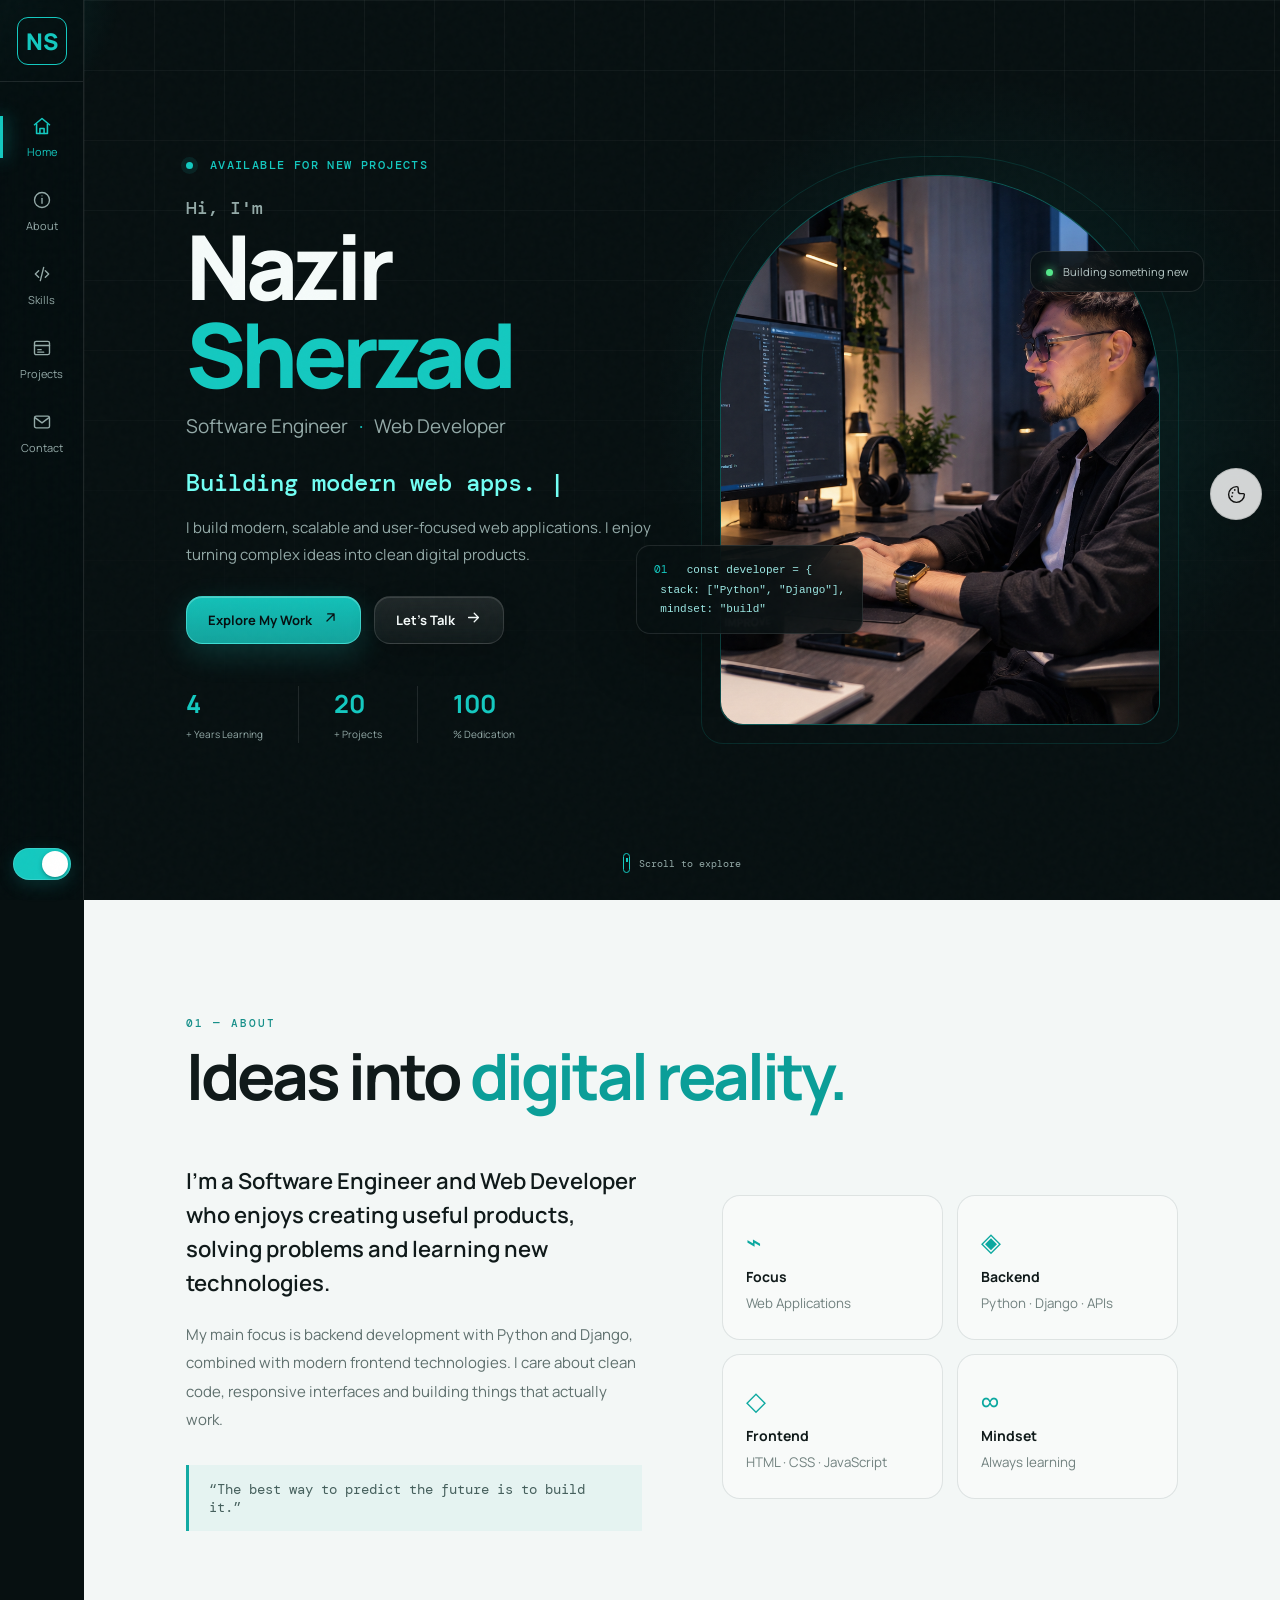
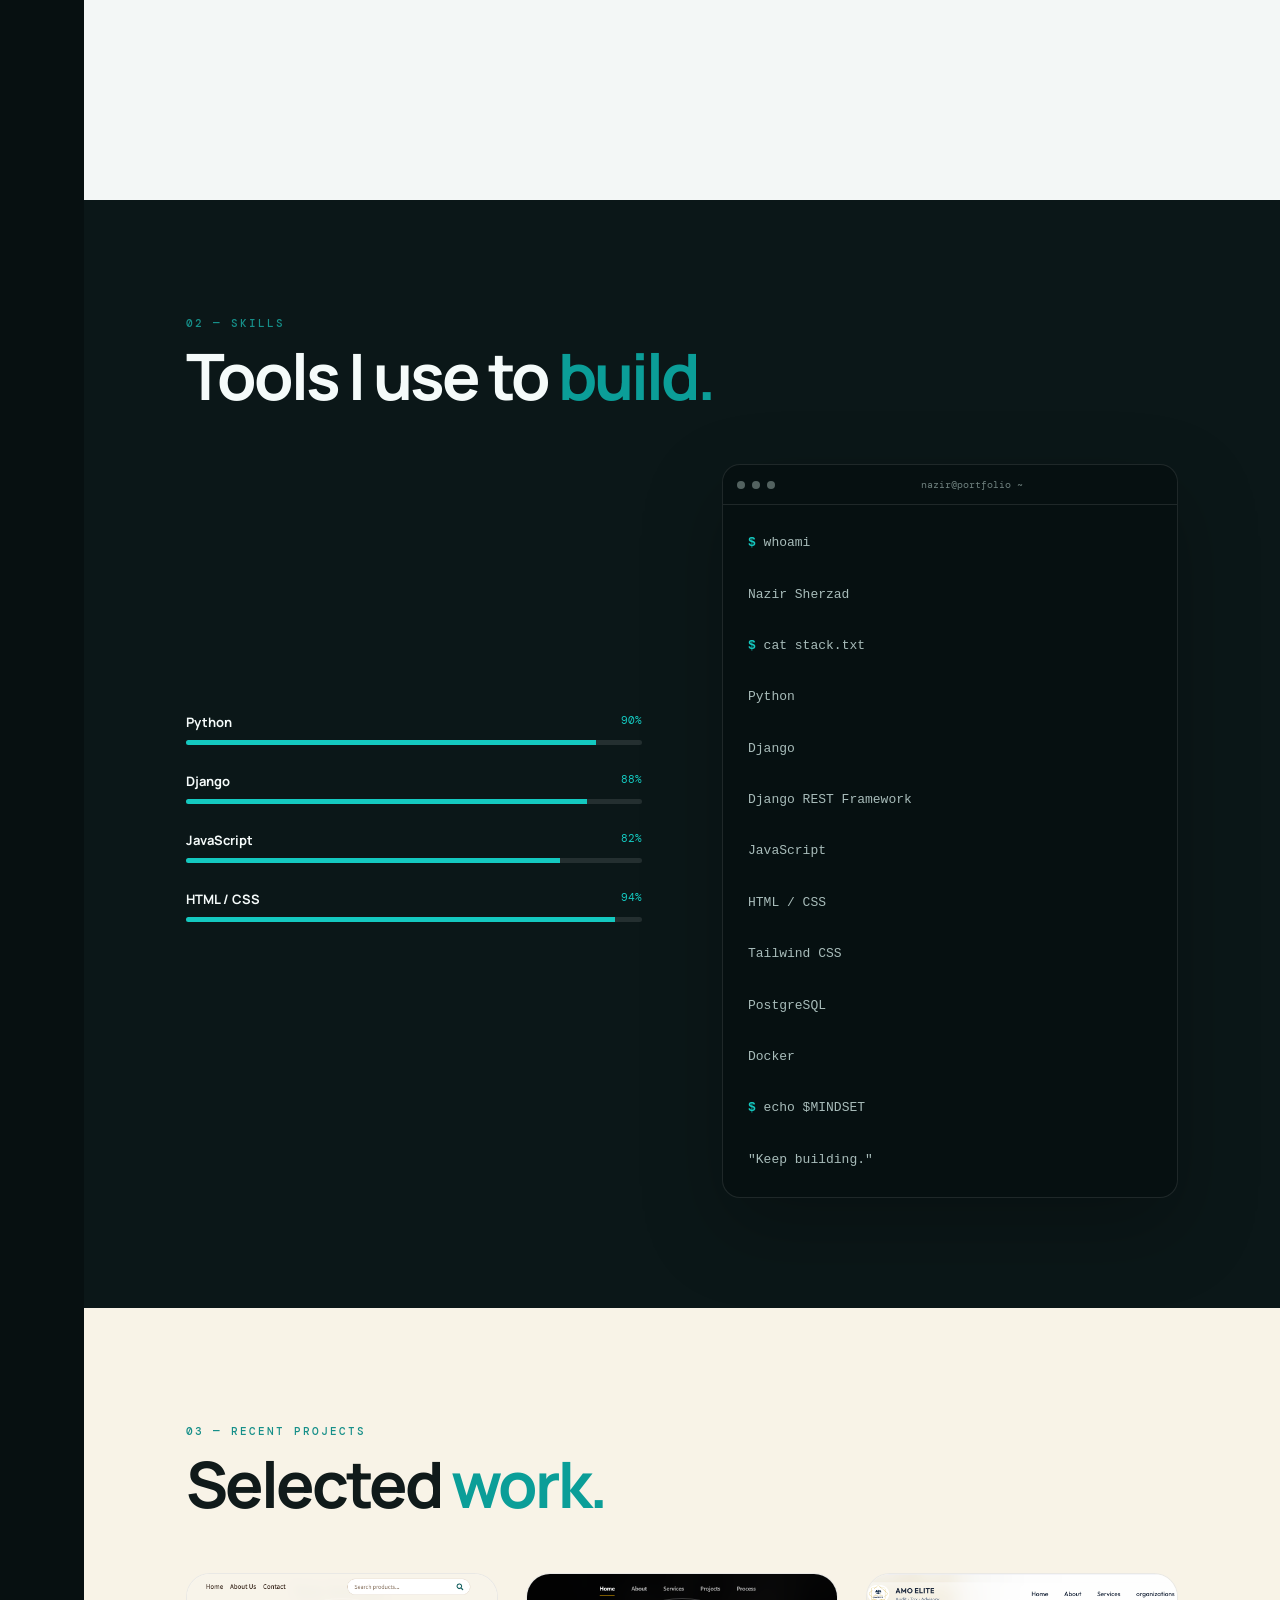
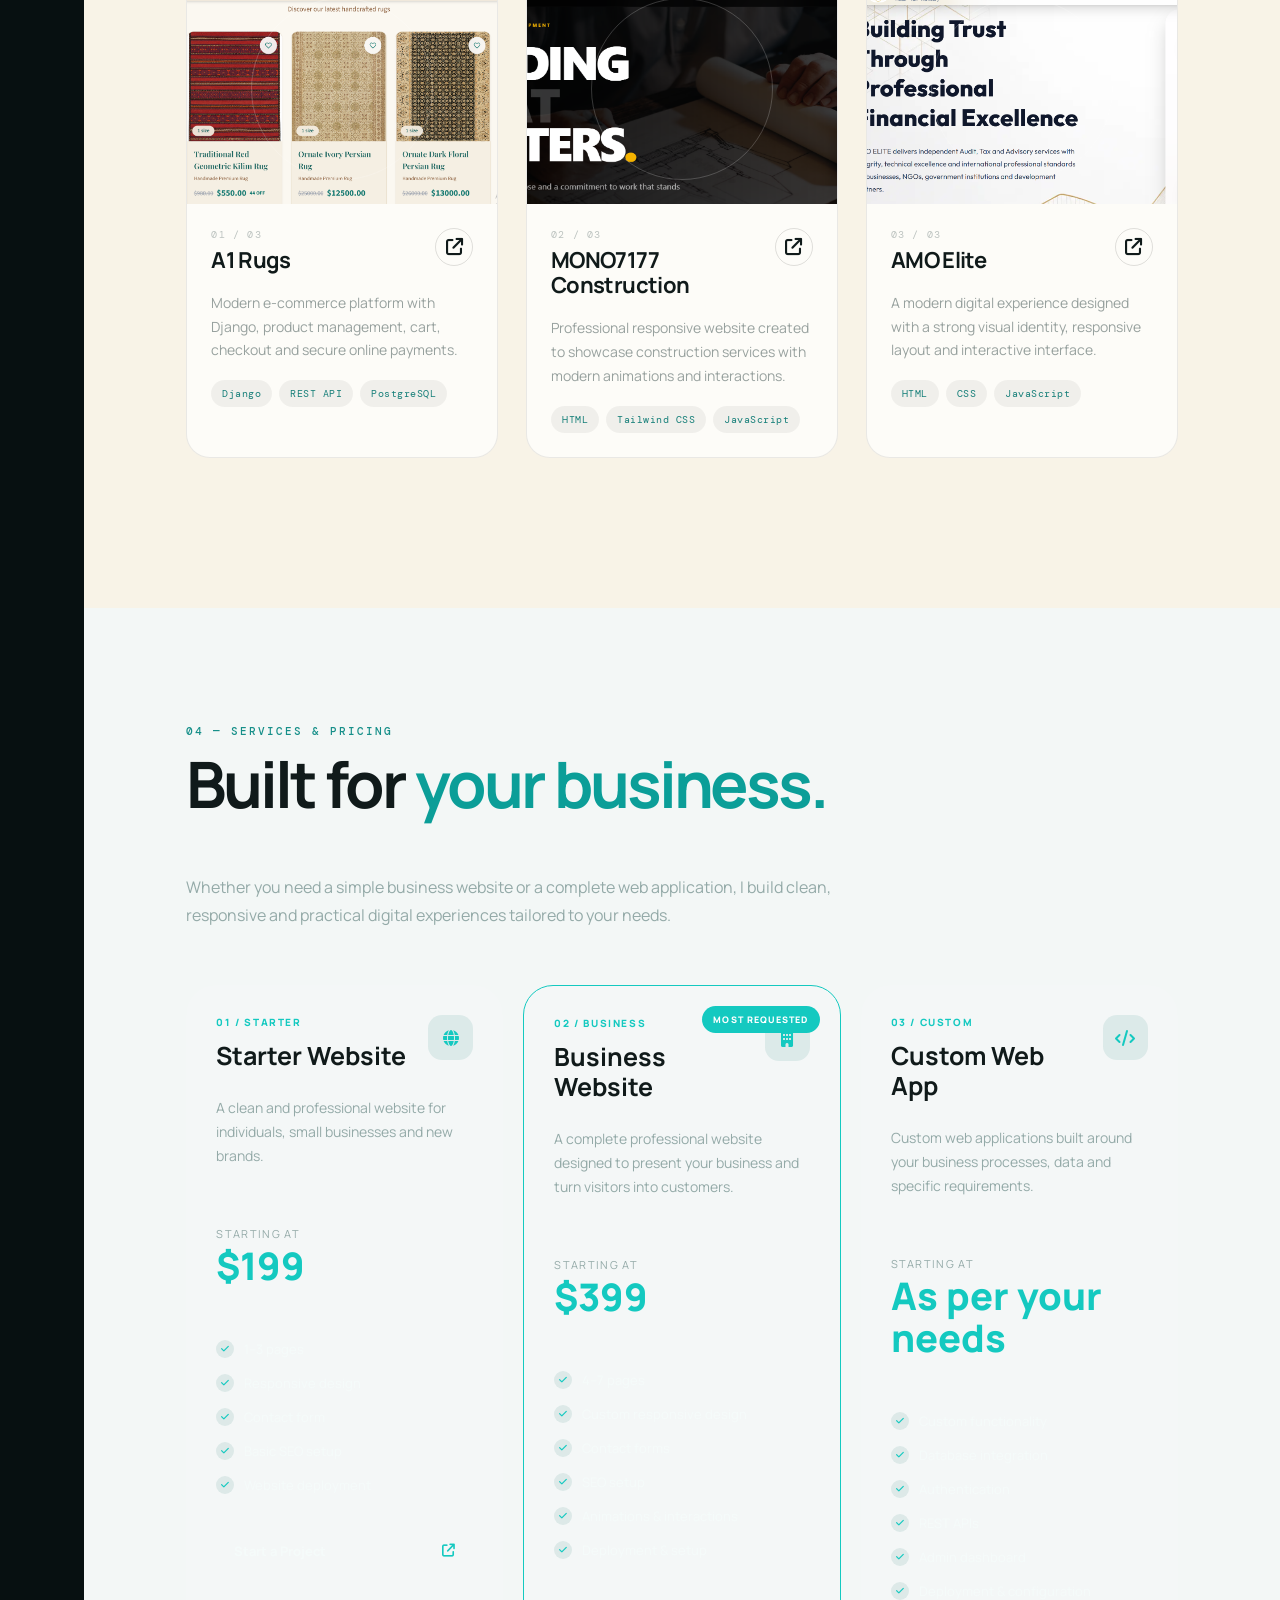
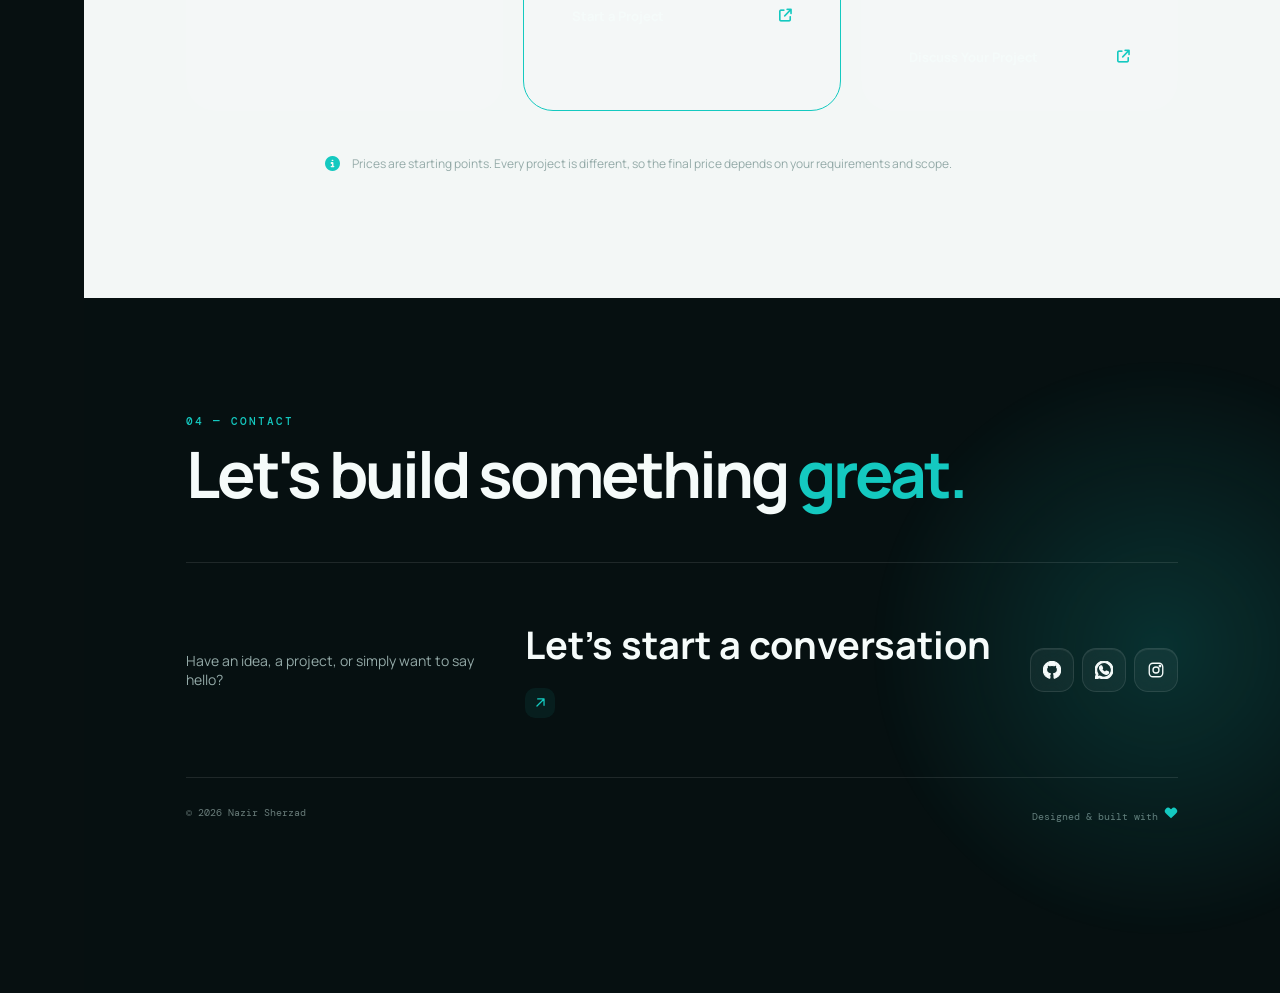
<file: index.html>
<!DOCTYPE html>
<html lang="en">

<head>
  <meta charset="UTF-8">
  <meta name="viewport" content="width=device-width, initial-scale=1.0">

  <meta
    name="description"
    content="Nazir Sherzad — Software Engineer & Web Developer"
  >

  <title>Nazir Sherzad | Software Engineer</title>
  <link rel="icon" type="image/png" href="fav.png">

  <link rel="preconnect" href="https://fonts.googleapis.com">
  <link
    rel="preconnect"
    href="https://fonts.gstatic.com"
    crossorigin
  >
  <link
  rel="stylesheet"
  href="https://cdnjs.cloudflare.com/ajax/libs/font-awesome/6.7.2/css/all.min.css"
/>

  <link
    href="https://fonts.googleapis.com/css2?family=DM+Mono:wght@400;500&family=Manrope:wght@400;500;600;700;800&display=swap"
    rel="stylesheet"
  >

  <link rel="stylesheet" href="style.css">
</head>

<body>

  <!-- Cursor Glow -->
  <div class="cursor-glow"></div>

  <!-- Noise -->
  <div class="noise"></div>

  <!-- Scroll Progress -->
  <div class="progress">
    <span id="progressBar"></span>
  </div>


  <!-- =========================================
       SIDEBAR
       ========================================= -->

  <aside class="sidebar">

    <a
      class="brand"
      href="#home"
      aria-label="Nazir Sherzad home"
    >
      <span>NS</span>
    </a>

    <nav>

      <!-- Home -->
      <a href="#home" class="nav-link active">
        <i class="icon" aria-hidden="true">
          <svg viewBox="0 0 24 24">
            <path d="M3 10.5 12 3l9 7.5"></path>
            <path d="M5.5 9.5V21h13V9.5"></path>
            <path d="M9.5 21v-6h5v6"></path>
          </svg>
        </i>
        <span>Home</span>
      </a>


      <!-- About -->
      <a href="#about" class="nav-link">
        <i class="icon" aria-hidden="true">
          <svg viewBox="0 0 24 24">
            <circle cx="12" cy="12" r="9"></circle>
            <path d="M12 10v6"></path>
            <circle
              cx="12"
              cy="7"
              r=".7"
              fill="currentColor"
              stroke="none"
            ></circle>
          </svg>
        </i>
        <span>About</span>
      </a>


      <!-- Skills -->
      <a href="#skills" class="nav-link">
        <i class="icon" aria-hidden="true">
          <svg viewBox="0 0 24 24">
            <path d="m8 8-4 4 4 4"></path>
            <path d="m16 8 4 4-4 4"></path>
            <path d="m14 4-4 16"></path>
          </svg>
        </i>
        <span>Skills</span>
      </a>


      <!-- Projects -->
      <a href="#projects" class="nav-link">
        <i class="icon" aria-hidden="true">
          <svg viewBox="0 0 24 24">
            <rect
              x="3"
              y="4"
              width="18"
              height="16"
              rx="2"
            ></rect>
            <path d="M3 9h18"></path>
            <path d="M7 14h4"></path>
            <path d="M7 17h7"></path>
          </svg>
        </i>
        <span>Projects</span>
      </a>


      <!-- Contact -->
      <a href="#contact" class="nav-link">
        <i class="icon" aria-hidden="true">
          <svg viewBox="0 0 24 24">
            <rect
              x="3"
              y="5"
              width="18"
              height="14"
              rx="2"
            ></rect>
            <path d="m4 7 8 6 8-6"></path>
          </svg>
        </i>
        <span>Contact</span>
      </a>

    </nav>


    <!-- Theme Toggle -->
    <button
      class="theme-toggle"
      id="themeToggle"
      aria-label="Toggle theme"
    >

      <!-- Moon -->
      <span>
        <svg viewBox="0 0 24 24" aria-hidden="true">
          <path d="M20 15.5A8.5 8.5 0 0 1 8.5 4 8.5 8.5 0 1 0 20 15.5Z"></path>
        </svg>
      </span>

      <!-- Sun -->
      <b>
        <svg viewBox="0 0 24 24" aria-hidden="true">
          <circle cx="12" cy="12" r="4"></circle>

          <path d="M12 2v2"></path>
          <path d="M12 20v2"></path>

          <path d="m4.93 4.93 1.41 1.41"></path>
          <path d="m17.66 17.66 1.41 1.41"></path>

          <path d="M2 12h2"></path>
          <path d="M20 12h2"></path>

          <path d="m4.93 19.07 1.41-1.41"></path>
          <path d="m17.66 6.34 1.41-1.41"></path>
        </svg>
      </b>

    </button>

  </aside>

<!-- =========================================
     MOBILE CONTROLS
     ========================================= -->

<div class="mobile-controls">

  <!-- Mobile Theme Toggle -->
 
  <!-- Mobile Menu -->
  <button
    class="mobile-menu"
    id="mobileMenu"
    aria-label="Open menu"
  >
    <svg viewBox="0 0 24 24" aria-hidden="true">
      <path d="M4 7h16"></path>
      <path d="M4 12h16"></path>
      <path d="M4 17h16"></path>
    </svg>
  </button>

</div>


<!-- =========================================
     MOBILE NAVIGATION
     ========================================= -->

<div class="mobile-nav" id="mobileNav">
  <a href="#home">Home</a>
  <a href="#about">About</a>
  <a href="#skills">Skills</a>
  <a href="#projects">Projects</a>
  <a href="#contact">Contact</a>
</div>  <!-- =========================================
       MAIN
       ========================================= -->

  <main>


    <!-- =======================================
         HERO
         ======================================= -->

    <section id="home" class="hero section">

      <div class="hero-grid"></div>

      <div class="hero-orbit orbit-one"></div>
      <div class="hero-orbit orbit-two"></div>


      <div class="hero-copy reveal">

        <div class="eyebrow">
          <span class="pulse-dot"></span>
          Available for new projects
        </div>

        <p class="hello">Hi, I'm</p>

        <h1>
          Nazir <em>Sherzad</em>
        </h1>

        <div class="role">
          Software Engineer
          <span>·</span>
          Web Developer
        </div>

        <div class="type-line">
          <span id="typed"></span>
          <span class="caret">|</span>
        </div>

        <p class="hero-text">
          I build modern, scalable and user-focused web applications.
          I enjoy turning complex ideas into clean digital products.
        </p>


        <div class="hero-actions">

          <a
            class="btn primary magnetic"
            href="#projects"
          >
            Explore My Work

            <span>
              <svg viewBox="0 0 24 24" aria-hidden="true">
                <path
                  d="M7 17L17 7M8 7h9v9"
                  fill="none"
                  stroke="currentColor"
                  stroke-width="1.8"
                  stroke-linecap="round"
                  stroke-linejoin="round"
                />
              </svg>
            </span>
          </a>


          <a
            class="btn ghost magnetic"
            href="#contact"
          >
            Let's Talk

            <span>
              <svg viewBox="0 0 24 24" aria-hidden="true">
                <path
                  d="M5 12h14M13 6l6 6-6 6"
                  fill="none"
                  stroke="currentColor"
                  stroke-width="1.8"
                  stroke-linecap="round"
                  stroke-linejoin="round"
                />
              </svg>
            </span>
          </a>

        </div>


        <div class="stats">

          <div>
            <strong data-count="4">0</strong>
            <small>+ Years Learning</small>
          </div>

          <div>
            <strong data-count="20">0</strong>
            <small>+ Projects</small>
          </div>

          <div>
            <strong data-count="100">0</strong>
            <small>% Dedication</small>
          </div>

        </div>

      </div>


      <!-- Hero Visual -->

      <div class="hero-visual reveal delay">

        <div class="photo-frame">

          <div class="photo-ring"></div>

          <img
            src="assets/nazir.jpg"
            alt="Nazir Sherzad"
            onerror="this.style.display='none';this.parentElement.classList.add('photo-missing')"
          >

          <div class="photo-fallback">
            <span>NS</span>

            <small>
              Place your photo at<br>
              <b>assets/nazir.jpg</b>
            </small>
          </div>


          <!-- Code Card -->

          <div class="floating-card code-card">

            <span>01</span>

            <code>
              const developer = {<br>
              &nbsp;stack: ["Python", "Django"],<br>
              &nbsp;mindset: "build"
            </code>

          </div>


          <!-- Status Card -->

          <div class="floating-card status-card">
            <i></i>
            Building something new
          </div>

        </div>

      </div>


      <!-- Scroll Cue -->

      <a class="scroll-cue" href="#about">
        <span></span>
        Scroll to explore
      </a>

    </section>



    <!-- =======================================
         ABOUT
         ======================================= -->

    <section id="about" class="section light-section">

      <div class="section-head reveal">

        <span>01 — ABOUT</span>

        <h2>
          Ideas into <em>digital reality.</em>
        </h2>

      </div>


      <div class="about-grid">

        <div class="about-text reveal">

          <p class="lead">
            I'm a Software Engineer and Web Developer who enjoys
            creating useful products, solving problems and learning
            new technologies.
          </p>

          <p>
            My main focus is backend development with Python and Django,
            combined with modern frontend technologies. I care about
            clean code, responsive interfaces and building things that
            actually work.
          </p>

          <div class="quote">
            “The best way to predict the future is to build it.”
          </div>

        </div>


        <div class="about-cards reveal delay">

          <div class="info-card">
            <span>⌁</span>
            <b>Focus</b>
            <small>Web Applications</small>
          </div>

          <div class="info-card">
            <span>◈</span>
            <b>Backend</b>
            <small>Python · Django · APIs</small>
          </div>

          <div class="info-card">
            <span>◇</span>
            <b>Frontend</b>
            <small>HTML · CSS · JavaScript</small>
          </div>

          <div class="info-card">
            <span>∞</span>
            <b>Mindset</b>
            <small>Always learning</small>
          </div>

        </div>

      </div>

    </section>



    <!-- =======================================
         SKILLS
         ======================================= -->

    <section id="skills" class="section dark-section">

      <div class="section-head reveal">

        <span>02 — SKILLS</span>

        <h2>
          Tools I use to <em>build.</em>
        </h2>

      </div>


      <div class="skills-wrap">


        <div class="skill-list reveal">

          <div class="skill">

            <div>
              <b>Python</b>
              <span>90%</span>
            </div>

            <div class="bar">
              <i style="--w:90%"></i>
            </div>

          </div>


          <div class="skill">

            <div>
              <b>Django</b>
              <span>88%</span>
            </div>

            <div class="bar">
              <i style="--w:88%"></i>
            </div>

          </div>


          <div class="skill">

            <div>
              <b>JavaScript</b>
              <span>82%</span>
            </div>

            <div class="bar">
              <i style="--w:82%"></i>
            </div>

          </div>


          <div class="skill">

            <div>
              <b>HTML / CSS</b>
              <span>94%</span>
            </div>

            <div class="bar">
              <i style="--w:94%"></i>
            </div>

          </div>

        </div>


        <!-- Terminal -->

        <div class="terminal reveal delay">

          <div class="terminal-top">

            <span></span>
            <span></span>
            <span></span>

            <label>
              nazir@portfolio ~
            </label>

          </div>


          <pre><code><b>$</b> whoami

Nazir Sherzad

<b>$</b> cat stack.txt

Python

Django

Django REST Framework

JavaScript

HTML / CSS

Tailwind CSS

PostgreSQL

Docker

<b>$</b> echo $MINDSET

"Keep building."</code></pre>

        </div>

      </div>

    </section>


<!-- =======================================
     PROJECTS
     ======================================= -->

<section
  id="projects"
  class="section light-section projects-section"
>

  <div class="section-head reveal">

    <span>03 — RECENT PROJECTS</span>

    <h2>
      Selected <em>work.</em>
    </h2>

  </div>


  <div class="projects-grid">


    <!-- =================================
         A1 RUGS
         ================================= -->

    <a
      href="https://shopa1rugs.com"
      target="_blank"
      rel="noopener noreferrer"
      class="project reveal"
    >

      <div class="project-art project-image">

        <img
          src="assets/a1rugs.png"
          alt="A1 Rugs website screenshot"
          loading="lazy"
        />

        <div class="project-overlay">

          <span>VIEW PROJECT</span>

          <span class="project-arrow">
            <i class="fa-solid fa-arrow-up-right-from-square"></i>
          </span>

        </div>

      </div>


      <div class="project-body">

        <div class="project-title">

          <div>

            <small>01 / 03</small>

            <h3>A1 Rugs</h3>

          </div>

          <span class="project-link">
            <i class="fa-solid fa-arrow-up-right-from-square"></i>
          </span>

        </div>


        <p>
          Modern e-commerce platform with Django,
          product management, cart, checkout and
          secure online payments.
        </p>


        <div class="tags">

          <span>Django</span>
          <span>REST API</span>
          <span>PostgreSQL</span>

        </div>

      </div>

    </a>



    <!-- =================================
         MONO7177
         ================================= -->

    <a
      href="https://mono7177.com/"
      target="_blank"
      rel="noopener noreferrer"
      class="project reveal delay"
    >

      <div class="project-art project-image">

        <img
          src="assets/mono.png"
          alt="MONO7177 Construction website screenshot"
          loading="lazy"
        />

        <div class="project-overlay">

          <span>VIEW PROJECT</span>

          <span class="project-arrow">
            <i class="fa-solid fa-arrow-up-right-from-square"></i>
          </span>

        </div>

      </div>


      <div class="project-body">

        <div class="project-title">

          <div>

            <small>02 / 03</small>

            <h3>MONO7177 Construction</h3>

          </div>

          <span class="project-link">
            <i class="fa-solid fa-arrow-up-right-from-square"></i>
          </span>

        </div>


        <p>
          Professional responsive website created
          to showcase construction services with
          modern animations and interactions.
        </p>


        <div class="tags">

          <span>HTML</span>
          <span>Tailwind CSS</span>
          <span>JavaScript</span>

        </div>

      </div>

    </a>



    <!-- =================================
         AMO ELITE
         ================================= -->

    <a
      href="#"
      target="_blank"
      rel="noopener noreferrer"
      class="project reveal"
    >

      <div class="project-art project-image">

        <img
          src="assets/amoelite1.png"
          alt="AMO Elite website screenshot"
          loading="lazy"
        />

        <div class="project-overlay">

          <span>VIEW PROJECT</span>

          <span class="project-arrow">
            <i class="fa-solid fa-arrow-up-right-from-square"></i>
          </span>

        </div>

      </div>


      <div class="project-body">

        <div class="project-title">

          <div>

            <small>03 / 03</small>

            <h3>AMO Elite</h3>

          </div>

          <span class="project-link">
            <i class="fa-solid fa-arrow-up-right-from-square"></i>
          </span>

        </div>


        <p>
          A modern digital experience designed
          with a strong visual identity, responsive
          layout and interactive interface.
        </p>


        <div class="tags">

          <span>HTML</span>
          <span>CSS</span>
          <span>JavaScript</span>

        </div>

      </div>

    </a>


  </div>

</section>


<!-- =======================================
     SERVICES & PRICING
     ======================================= -->

<section id="services" class="section light-section">

  <div class="section-head reveal">

    <span>04 — SERVICES & PRICING</span>

    <h2>
      Built for <em>your business.</em>
    </h2>

  </div>


  <div class="pricing-intro reveal">

    <p>
      Whether you need a simple business website or a complete
      web application, I build clean, responsive and practical
      digital experiences tailored to your needs.
    </p>

  </div>


  <div class="pricing-grid">


    <!-- =================================
         STARTER WEBSITE
         ================================= -->

    <article class="price-card reveal">

      <div class="price-top">

        <div>

          <small>01 / STARTER</small>

          <h3>Starter Website</h3>

        </div>

        <span class="price-icon">
          <i class="fa-solid fa-globe"></i>
        </span>

      </div>


      <p class="price-description">

        A clean and professional website for individuals,
        small businesses and new brands.

      </p>


      <div class="price">

        <span>Starting at</span>

        <strong>$199</strong>

      </div>


      <ul class="price-features">

        <li>
          <i class="fa-solid fa-check"></i>
          1–3 pages
        </li>

        <li>
          <i class="fa-solid fa-check"></i>
          Responsive design
        </li>

        <li>
          <i class="fa-solid fa-check"></i>
          Contact form
        </li>

        <li>
          <i class="fa-solid fa-check"></i>
          Basic SEO setup
        </li>

        <li>
          <i class="fa-solid fa-check"></i>
          Website deployment
        </li>

      </ul>


      <a href="#contact" class="price-btn">

        Start a Project

        <i class="fa-solid fa-arrow-up-right-from-square"></i>

      </a>

    </article>



    <!-- =================================
         BUSINESS WEBSITE
         ================================= -->

    <article class="price-card featured reveal delay">

      <div class="popular-badge">
        Most Requested
      </div>


      <div class="price-top">

        <div>

          <small>02 / BUSINESS</small>

          <h3>Business Website</h3>

        </div>

        <span class="price-icon">
          <i class="fa-solid fa-building"></i>
        </span>

      </div>


      <p class="price-description">

        A complete professional website designed to
        present your business and turn visitors into customers.

      </p>


      <div class="price">

        <span>Starting at</span>

        <strong>$399</strong>

      </div>


      <ul class="price-features">

        <li>
          <i class="fa-solid fa-check"></i>
          4–7 pages
        </li>

        <li>
          <i class="fa-solid fa-check"></i>
          Custom responsive design
        </li>

        <li>
          <i class="fa-solid fa-check"></i>
          Contact forms
        </li>

        <li>
          <i class="fa-solid fa-check"></i>
          SEO setup
        </li>

        <li>
          <i class="fa-solid fa-check"></i>
          Animations & interactions
        </li>

        <li>
          <i class="fa-solid fa-check"></i>
          Deployment & setup
        </li>

      </ul>


      <a href="#contact" class="price-btn">

        Start a Project

        <i class="fa-solid fa-arrow-up-right-from-square"></i>

      </a>

    </article>



    <!-- =================================
         CUSTOM WEB APPLICATION
         ================================= -->

    <article class="price-card reveal">

      <div class="price-top">

        <div>

          <small>03 / CUSTOM</small>

          <h3>Custom Web App</h3>

        </div>

        <span class="price-icon">
          <i class="fa-solid fa-code"></i>
        </span>

      </div>


      <p class="price-description">

        Custom web applications built around your
        business processes, data and specific requirements.

      </p>


      <div class="price">

        <span>Starting at</span>

        <strong>As per your needs</strong>

      </div>


      <ul class="price-features">

        <li>
          <i class="fa-solid fa-check"></i>
          Custom functionality
        </li>

        <li>
          <i class="fa-solid fa-check"></i>
          Database integration
        </li>

        <li>
          <i class="fa-solid fa-check"></i>
          Authentication
        </li>

        <li>
          <i class="fa-solid fa-check"></i>
          REST APIs
        </li>

        <li>
          <i class="fa-solid fa-check"></i>
          Admin dashboard
        </li>

        <li>
          <i class="fa-solid fa-check"></i>
          Deployment & configuration
        </li>

      </ul>


      <a href="#contact" class="price-btn">

        Discuss Your Project

        <i class="fa-solid fa-arrow-up-right-from-square"></i>

      </a>

    </article>


  </div>


  <!-- =================================
       PRICING NOTE
       ================================= -->

  <div class="pricing-note reveal">

    <i class="fa-solid fa-circle-info"></i>

    <span>

      Prices are starting points. Every project is different,
      so the final price depends on your requirements and scope.

    </span>

  </div>


</section>



<!-- =======================================
     SERVICES & PRICING CSS
     Add this to style.css
     ======================================= -->

<style>

.pricing-intro {
  max-width: 650px;
  margin-top: 18px;
  color: var(--muted);
  line-height: 1.8;
}


/* =========================================
   PRICING GRID
   ========================================= */

.pricing-grid {
  display: grid;
  grid-template-columns: repeat(3, 1fr);
  gap: 20px;
  margin-top: 55px;
}


/* =========================================
   PRICE CARD
   ========================================= */

.price-card {
  position: relative;

  padding: 30px;

  border: 1px solid var(--border);

  border-radius: 30px;

  background: var(--card);

  transition:
    transform 0.35s ease,
    border-color 0.35s ease,
    box-shadow 0.35s ease;
}


.price-card:hover {

  transform: translateY(-8px);

  border-color: var(--teal);

  box-shadow:
    0 25px 60px rgba(0, 0, 0, 0.08);

}


/* =========================================
   FEATURED CARD
   ========================================= */

.price-card.featured {

  border: 1.5px solid var(--teal);

}


/* =========================================
   POPULAR BADGE
   ========================================= */

.popular-badge {

  position: absolute;

  top: 20px;
  right: 20px;

  padding: 7px 11px;

  border-radius: 999px;

  background: var(--teal);

  color: #fff;

  font-size: 9px;

  font-weight: 800;

  letter-spacing: 0.12em;

  text-transform: uppercase;

}


/* =========================================
   PRICE TOP
   ========================================= */

.price-top {

  display: flex;

  align-items: flex-start;

  justify-content: space-between;

  gap: 20px;

}


.price-top small {

  display: block;

  margin-bottom: 12px;

  color: var(--teal);

  font-size: 10px;

  font-weight: 800;

  letter-spacing: 0.16em;

}


.price-top h3 {

  font-size: 25px;

  line-height: 1.2;

}


/* =========================================
   PRICE ICON
   ========================================= */

.price-icon {

  width: 45px;

  height: 45px;

  flex-shrink: 0;

  display: flex;

  align-items: center;

  justify-content: center;

  border-radius: 14px;

  background: rgba(15, 118, 110, 0.1);

  color: var(--teal);

  transition:
    transform 0.35s ease,
    background 0.35s ease;

}


.price-card:hover .price-icon {

  transform: rotate(-5deg) scale(1.08);

  background: var(--teal);

  color: #fff;

}


/* =========================================
   DESCRIPTION
   ========================================= */

.price-description {

  min-height: 85px;

  margin-top: 25px;

  color: var(--muted);

  line-height: 1.7;

  font-size: 14px;

}


/* =========================================
   PRICE
   ========================================= */

.price {

  margin-top: 25px;

  padding: 20px 0;

  border-top: 1px solid var(--border);

  border-bottom: 1px solid var(--border);

}


.price span {

  display: block;

  margin-bottom: 4px;

  color: var(--muted);

  font-size: 11px;

  text-transform: uppercase;

  letter-spacing: 0.12em;

}


.price strong {

  display: block;

  color: var(--teal);

  font-size: 38px;

  line-height: 1.1;

  font-weight: 800;

}


/* =========================================
   FEATURES
   ========================================= */

.price-features {

  list-style: none;

  padding: 0;

  margin: 25px 0 0;

}


.price-features li {

  display: flex;

  align-items: center;

  gap: 10px;

  padding: 8px 0;

  color: var(--text);

  font-size: 13px;

}


.price-features li i {

  width: 18px;

  height: 18px;

  display: flex;

  align-items: center;

  justify-content: center;

  flex-shrink: 0;

  border-radius: 50%;

  background: rgba(15, 118, 110, 0.1);

  color: var(--teal);

  font-size: 9px;

}


/* =========================================
   PRICE BUTTON
   ========================================= */

.price-btn {

  display: flex;

  align-items: center;

  justify-content: space-between;

  gap: 15px;

  width: 100%;

  margin-top: 25px;

  padding: 15px 18px;

  border: 1px solid var(--border);

  border-radius: 14px;

  color: var(--text);

  text-decoration: none;

  font-size: 13px;

  font-weight: 700;

  transition:
    background 0.3s ease,
    color 0.3s ease,
    border-color 0.3s ease,
    transform 0.3s ease;

}


.price-btn i {

  color: var(--teal);

  transition: transform 0.3s ease;

}


.price-btn:hover {

  background: var(--teal);

  color: #fff;

  border-color: var(--teal);

  transform: translateY(-2px);

}


.price-btn:hover i {

  color: #fff;

  transform: translate(2px, -2px);

}


/* =========================================
   PRICING NOTE
   ========================================= */

.pricing-note {

  display: flex;

  align-items: center;

  gap: 12px;

  max-width: 750px;

  margin: 28px auto 0;

  padding: 15px 18px;

  border: 1px solid var(--border);

  border-radius: 15px;

  color: var(--muted);

  font-size: 12px;

  line-height: 1.6;

}


.pricing-note > i {

  flex-shrink: 0;

  color: var(--teal);

  font-size: 15px;

}


/* =========================================
   MOBILE
   ========================================= */

@media (max-width: 900px) {

  .pricing-grid {

    grid-template-columns: 1fr;

    gap: 18px;

  }


  .price-card {

    padding: 25px;

  }


  .price-description {

    min-height: auto;

  }

}


@media (max-width: 600px) {

  .pricing-grid {

    margin-top: 40px;

  }


  .price-card {

    border-radius: 24px;

    padding: 22px;

  }


  .price-top h3 {

    font-size: 22px;

  }


  .price strong {

    font-size: 34px;

  }


  .popular-badge {

    top: 15px;

    right: 15px;

    font-size: 8px;

  }


  .pricing-note {

    align-items: flex-start;

    margin-top: 22px;

  }

}

</style>

    <!-- =======================================
         CONTACT
         ======================================= -->

    <section id="contact" class="section contact-section">

      <div class="contact-glow"></div>


      <div class="section-head reveal">

        <span>04 — CONTACT</span>

        <h2>
          Let's build something <em>great.</em>
        </h2>

      </div>


      <div class="contact-box reveal delay">

        <p>
          Have an idea, a project, or simply want to say hello?
        </p>


        <a
          class="big-email magnetic"
          href="mailto:nazirsherzad12345@gmail.com"
        >

          Let's start a conversation

          <span class="arrow-icon" aria-hidden="true">

            <svg viewBox="0 0 24 24">

              <path
                d="M7 17L17 7M8 7h9v9"
                fill="none"
                stroke="currentColor"
                stroke-width="1.8"
                stroke-linecap="round"
                stroke-linejoin="round"
              />

            </svg>

          </span>

        </a>


        <!-- Social Icons -->

        <div class="socials">


          <!-- GitHub -->

          <a
            href="https://github.com/nazir19980501/"
            aria-label="GitHub"
          >

            <svg viewBox="0 0 24 24" aria-hidden="true">

              <path
                d="M12 .5C5.65.5.5 5.65.5 12c0 5.08 3.29 9.39 7.86 10.91.58.11.79-.25.79-.56v-2.17c-3.2.7-3.87-1.36-3.87-1.36-.53-1.33-1.28-1.69-1.28-1.69-1.04-.71.08-.7.08-.7 1.15.08 1.76 1.18 1.76 1.18 1.02 1.75 2.68 1.25 3.33.96.1-.74.4-1.25.73-1.54-2.55-.29-5.23-1.28-5.23-5.69 0-1.26.45-2.29 1.18-3.1-.12-.29-.51-1.47.11-3.06 0 0 .96-.31 3.15 1.18a10.9 10.9 0 0 1 5.74 0c2.19-1.49 3.15-1.18 3.15-1.18.62 1.59.23 2.77.11 3.06.73.81 1.18 1.84 1.18 3.1 0 4.42-2.69 5.39-5.25 5.67.41.36.78 1.07.78 2.16v3.2c0 .31.21.68.8.56A11.51 11.51 0 0 0 23.5 12C23.5 5.65 18.35.5 12 .5Z"
                fill="currentColor"
              />

            </svg>

          </a>


          <!-- LinkedIn -->

       <!-- WhatsApp -->
<a
  href="https://wa.link/wob03r"
  aria-label="WhatsApp"
  target="_blank"
  rel="noopener noreferrer"
>
  <svg viewBox="0 0 24 24" aria-hidden="true">
    <path
      d="M20.52 3.48A11.87 11.87 0 0 0 12.05 0C5.48 0 .13 5.35.13 11.92c0 2.1.55 4.15 1.6 5.96L.03 24l6.27-1.64a11.9 11.9 0 0 0 5.75 1.47h.01c6.57 0 11.92-5.35 11.92-11.92 0-3.19-1.24-6.18-3.46-8.43ZM12.06 21.8h-.01a9.88 9.88 0 0 1-5.04-1.38l-.36-.21-3.72.97.99-3.63-.23-.37a9.87 9.87 0 1 1 8.37 4.62Zm5.42-7.39c-.3-.15-1.76-.87-2.03-.97-.27-.1-.47-.15-.67.15-.2.3-.77.97-.94 1.17-.17.2-.35.22-.65.07-.3-.15-1.25-.46-2.38-1.46-.88-.78-1.47-1.74-1.64-2.03-.17-.3-.02-.46.13-.61.13-.13.3-.35.45-.52.15-.17.2-.3.3-.5.1-.2.05-.37-.02-.52-.07-.15-.67-1.62-.92-2.22-.24-.58-.49-.5-.67-.51h-.57c-.2 0-.52.07-.79.37-.27.3-1.04 1.02-1.04 2.49s1.07 2.89 1.22 3.09c.15.2 2.1 3.2 5.08 4.49.71.31 1.26.49 1.69.63.71.23 1.35.2 1.86.12.57-.09 1.76-.72 2.01-1.42.25-.7.25-1.3.17-1.42-.07-.12-.27-.2-.57-.35Z"
      fill="currentColor"
    />
  </svg>
</a>

          <!-- Instagram -->

          <a
            href="https://www.instagram.com/na_zir_1/"
            aria-label="Instagram"
          >

            <svg viewBox="0 0 24 24" aria-hidden="true">

              <rect
                x="3"
                y="3"
                width="18"
                height="18"
                rx="5"
                fill="none"
                stroke="currentColor"
                stroke-width="1.8"
              />

              <circle
                cx="12"
                cy="12"
                r="4"
                fill="none"
                stroke="currentColor"
                stroke-width="1.8"
              />

              <circle
                cx="17.3"
                cy="6.8"
                r="1.1"
                fill="currentColor"
              />

            </svg>

          </a>

        </div>

      </div>


      <!-- Footer -->

      <footer>

        <span>
          © 2026 Nazir Sherzad
        </span>

        <span class="footer-built">

          Designed & built with

          <b aria-label="love">
            <svg viewBox="0 0 24 24" aria-hidden="true">

              <path
                d="M20.8 4.6a5.5 5.5 0 0 0-7.8 0L12 5.7l-1.1-1.1a5.5 5.5 0 0 0-7.8 7.8l1.1 1.1L12 21l7.8-7.5 1.1-1.1a5.5 5.5 0 0 0-.1-7.8Z"
                fill="currentColor"
              />

            </svg>
          </b>

        </span>

      </footer>

    </section>

  </main>



  <!-- =========================================
       OTHER PORTFOLIO DESIGNS
       ========================================= -->

  <div class="design-switcher" id="designSwitcher">

    <div class="design-note" id="designNote">
      <span>Change theme</span>
      <strong>Click</strong>
    </div>

    <button
      type="button"
      class="design-next-btn"
      id="designNextBtn"
      aria-label="Change theme"
    >
      <span aria-hidden="true">
        <svg viewBox="0 0 24 24">
          <path d="M12 3a9 9 0 1 0 9 9c0-.55-.45-1-1-1h-3.2a2.8 2.8 0 0 1-2.8-2.8V5a2 2 0 0 0-2-2Z"></path>
          <circle cx="7.5" cy="10" r="1" fill="currentColor" stroke="none"></circle>
          <circle cx="10" cy="6.8" r="1" fill="currentColor" stroke="none"></circle>
          <circle cx="6.8" cy="14.2" r="1" fill="currentColor" stroke="none"></circle>
        </svg>
      </span>
    </button>

    <div class="design-menu" id="designMenu">

      <div class="design-menu-title">
        Change theme
      </div>

   <a href="assets/page1.html">
  <span>01</span>
  <span class="theme-icon">
    <!-- Sunset -->
    <svg viewBox="0 0 24 24" width="16" height="16" aria-hidden="true">
      <path d="M3 17h18M5 17a7 7 0 0 1 14 0" fill="none"
        stroke="currentColor" stroke-width="1.7" stroke-linecap="round"/>
      <path d="M12 3v3M5.6 6.6l2.1 2.1M18.4 6.6l-2.1 2.1"
        fill="none" stroke="currentColor" stroke-width="1.7" stroke-linecap="round"/>
    </svg>
  </span>
  Digital Sunset
</a>

<a href="assets/page2.html">
  <span>02</span>
  <span class="theme-icon">
    <!-- Neon -->
    <svg viewBox="0 0 24 24" width="16" height="16" aria-hidden="true">
      <path d="M13 2L5 13h6l-1 9 8-12h-6l1-8Z"
        fill="none" stroke="currentColor" stroke-width="1.7"
        stroke-linejoin="round"/>
    </svg>
  </span>
  Neon Noir
</a>

<a href="assets/page.html">
  <span>03</span>
  <span class="theme-icon">
    <!-- Atelier -->
    <svg viewBox="0 0 24 24" width="16" height="16" aria-hidden="true">
      <path d="M4 16.5V20h3.5L18 9.5 14.5 6 4 16.5Z"
        fill="none" stroke="currentColor" stroke-width="1.7"
        stroke-linejoin="round"/>
      <path d="M13 7.5 16.5 11M15.5 4.5l4 4"
        fill="none" stroke="currentColor" stroke-width="1.7"
        stroke-linecap="round"/>
    </svg>
  </span>
  Digital Atelier
</a>
    </div>

  </div>


  <style>
    /* =========================================
       OTHER PORTFOLIO DESIGNS
       ========================================= */

    .design-switcher {
      position: fixed;
      right: 18px;
      top: 52%;
      z-index: 9999;
      display: flex;
      align-items: center;
      pointer-events: none;
    }

    .design-next-btn {
      width: 52px;
      height: 52px;
      border: 1px solid rgba(0, 0, 0, 0.12);
      border-radius: 50%;
      background: rgba(255, 255, 255, 0.82);
      backdrop-filter: blur(18px);
      -webkit-backdrop-filter: blur(18px);
      color: #111;
      display: flex;
      align-items: center;
      justify-content: center;
      cursor: pointer;
      pointer-events: auto;
      box-shadow: 0 10px 35px rgba(0, 0, 0, 0.12);
      transition:
        transform 0.35s ease,
        background 0.35s ease,
        color 0.35s ease,
        box-shadow 0.35s ease;
    }

    .design-next-btn span {
      width: 21px;
      height: 21px;
      display: flex;
      align-items: center;
      justify-content: center;
      transform: rotate(0deg);
      transition: transform 0.35s ease;
    }

    .design-next-btn span svg {
      width: 21px;
      height: 21px;
      fill: none;
      stroke: currentColor;
      stroke-width: 1.6;
      stroke-linecap: round;
      stroke-linejoin: round;
    }

    .design-next-btn:hover {
      transform: translateY(-3px);
      background: #111;
      color: #fff;
      box-shadow: 0 15px 40px rgba(0, 0, 0, 0.2);
    }

    .design-next-btn:hover span {
      transform: rotate(18deg) scale(1.05);
    }

    .design-note {
      position: absolute;
      right: 66px;
      white-space: nowrap;
      padding: 11px 16px;
      border-radius: 12px;
      background: #111;
      color: #fff;
      font-size: 12px;
      box-shadow: 0 12px 35px rgba(0, 0, 0, 0.18);
      opacity: 0;
      transform: translateX(15px) scale(0.96);
      pointer-events: none;
      transition:
        opacity 0.45s ease,
        transform 0.45s cubic-bezier(.2,.8,.2,1);
    }

    .design-note::after {
      content: "";
      position: absolute;
      right: -6px;
      top: 50%;
      width: 12px;
      height: 12px;
      background: #111;
      transform: translateY(-50%) rotate(45deg);
    }

    .design-note strong {
      margin-left: 5px;
      text-decoration: underline;
    }

    .design-switcher.show-note .design-note {
      opacity: 1;
      transform: translateX(0) scale(1);
    }

    .design-menu {
      position: absolute;
      right: 0;
      top: 62px;
      width: 230px;
      padding: 12px;
      border-radius: 18px;
      background: rgba(255, 255, 255, 0.92);
      backdrop-filter: blur(20px);
      -webkit-backdrop-filter: blur(20px);
      border: 1px solid rgba(0, 0, 0, 0.1);
      box-shadow: 0 20px 60px rgba(0, 0, 0, 0.15);
      opacity: 0;
      visibility: hidden;
      transform: translateY(10px) scale(0.96);
      transform-origin: top right;
      transition:
        opacity 0.3s ease,
        visibility 0.3s ease,
        transform 0.3s ease;
      pointer-events: none;
    }

    .design-switcher.menu-open .design-menu {
      opacity: 1;
      visibility: visible;
      transform: translateY(0) scale(1);
      pointer-events: auto;
    }

    .design-menu-title {
      padding: 8px 10px 12px;
      font-size: 10px;
      font-weight: 700;
      letter-spacing: 0.14em;
      text-transform: uppercase;
      opacity: 0.45;
    }

    .design-menu a {
      display: flex;
      align-items: center;
      gap: 10px;
      padding: 12px 10px;
      border-radius: 10px;
      color: #111;
      text-decoration: none;
      font-size: 13px;
      transition:
        background 0.25s ease,
        transform 0.25s ease;
    }

    .design-menu a:hover {
      background: rgba(0, 0, 0, 0.06);
      transform: translateX(3px);
    }

    .design-menu a span {
      font-size: 10px;
      opacity: 0.4;
      width: 20px;
    }

    .design-menu a b {
      margin-left: auto;
      font-size: 15px;
      font-weight: 400;
    }

    @media (max-width: 600px) {
      .design-switcher {
        right: 10px;
        top: 52%;
      }

      .design-next-btn {
        width: 46px;
        height: 46px;
      }

      .design-next-btn span,
      .design-next-btn span svg {
        width: 19px;
        height: 19px;
      }

      .design-note {
        right: 56px;
        font-size: 11px;
        padding: 9px 12px;
        max-width: calc(100vw - 80px);
      }

      .design-menu {
        width: min(205px, calc(100vw - 70px));
      }
    }
  </style>


  <script>
    /* =========================================
       OTHER PORTFOLIO DESIGNS
       ========================================= */

    (() => {
      const switcher = document.getElementById("designSwitcher");
      const button = document.getElementById("designNextBtn");

      if (!switcher || !button) return;

      // Show the note after 5 seconds.
      setTimeout(() => {
        switcher.classList.add("show-note");

        // Hide the note after 6 seconds.
        setTimeout(() => {
          switcher.classList.remove("show-note");
        }, 6000);

      }, 5000);

      // Open / close the design menu.
      button.addEventListener("click", (event) => {
        event.stopPropagation();

        switcher.classList.toggle("menu-open");
        switcher.classList.remove("show-note");
      });

      // Close when clicking elsewhere.
      document.addEventListener("click", (event) => {
        if (!switcher.contains(event.target)) {
          switcher.classList.remove("menu-open");
        }
      });
    })();
  </script>

  <!-- JavaScript -->

  <script src="functions.js"></script>

</body>

</html>
</file>
<file: style.css>
:root {

  --bg: #071011;

  --bg2: #0b1718;

  --text: #f5fbfa;

  --muted: #94aaa8;

  --teal: #14c9c0;

  --teal2: #72fff4;

  --line: rgba(255, 255, 255, 0.1);

  --card: rgba(255, 255, 255, 0.055);

  --light: #f3f7f6;

  --ink: #101a1a;

  --cream: #f8f3e7;

  --ease: cubic-bezier(0.2, 0.8, 0.2, 1);

}

* {

  box-sizing: border-box;

  margin: 0;

  padding: 0;

}

html {

  scroll-behavior: smooth;

}

body {

  font-family: Manrope, sans-serif;

  background: var(--bg);

  color: var(--text);

  overflow-x: hidden;

}

body.light {

  --bg: #f3f7f6;

  --bg2: #fff;

  --text: #101a1a;

  --muted: #5c6c6a;

  --line: rgba(10, 30, 30, 0.12);

  --card: rgba(0, 0, 0, 0.045);

  --light: #fff;

}

a {

  text-decoration: none;

  color: inherit;

}

button {

  font: inherit;

}

.noise {

  position: fixed;

  inset: 0;

  pointer-events: none;

  z-index: 50;

  opacity: 0.035;

  background-image: url("data:image/svg+xml,%3Csvg viewBox='0 0 180 180' xmlns='http://www\.w3.org/2000/svg'%3E%3Cfilter id='n'%3E%3CfeTurbulence type='fractalNoise' baseFrequency='.8' numOctaves='3' stitchTiles='stitch'/%3E%3C/filter%3E%3Crect width='100%25' height='100%25' filter='url(%23n)' opacity='.55'/%3E%3C/svg%3E");

}

.cursor-glow {

  position: fixed;

  width: 260px;

  height: 260px;

  border-radius: 50%;

  pointer-events: none;

  background: radial-gradient(

    circle,

    rgba(20, 201, 192, 0.14),

    transparent 65%

  );

  transform: translate(-50%, -50%);

  z-index: 1;

}

.progress {

  position: fixed;

  left: 0;

  top: 0;

  height: 3px;

  width: 100%;

  z-index: 100;

}

.progress span {

  display: block;

  height: 100%;

  width: 0;

  background: var(--teal);

  box-shadow: 0 0 18px var(--teal);

}

/* =========================================

   SIDEBAR

   ========================================= */

.sidebar {

  position: fixed;

  left: 0;

  top: 0;

  width: 84px;

  height: 100vh;

  border-right: 1px solid var(--line);

  display: flex;

  flex-direction: column;

  align-items: center;

  z-index: 40;

  background: rgba(5, 14, 15, 0.75);

  backdrop-filter: blur(20px);

}

body.light .sidebar {

  background: rgba(255, 255, 255, 0.78);

}

.brand {

  height: 82px;

  width: 100%;

  display: grid;

  place-items: center;

  border-bottom: 1px solid var(--line);

  font-weight: 800;

  font-size: 23px;

  color: var(--teal);

}

.brand span {

  border: 1px solid var(--teal);

  border-radius: 11px;

  padding: 7px 8px;

}

.sidebar nav {

  display: flex;

  flex-direction: column;

  width: 100%;

  margin-top: 20px;

  gap: 4px;

}

.nav-link {

  height: 70px;

  display: flex;

  flex-direction: column;

  align-items: center;

  justify-content: center;

  gap: 7px;

  color: var(--muted);

  font-size: 11px;

  position: relative;

  transition: 0.3s;

}

.nav-link i {

  font-style: normal;

  font-size: 21px;

}

.nav-link:hover,

.nav-link.active {

  color: var(--teal);

}

.nav-link.active:before {

  content: "";

  position: absolute;

  left: 0;

  width: 3px;

  height: 42px;

  background: var(--teal);

  box-shadow: 0 0 18px var(--teal);

}

.theme-toggle {

  margin-top: auto;

  margin-bottom: 20px;

  border: 1px solid var(--line);

  border-radius: 30px;

  background: var(--card);

  color: var(--text);

  width: 55px;

  height: 30px;

  display: flex;

  align-items: center;

  justify-content: space-around;

  cursor: pointer;

}

.theme-toggle b {

  color: #f5b83f;

}

.theme-toggle span {

  color: #9db0af;

}

main {

  margin-left: 84px;

}

/* =========================================

   SECTIONS

   ========================================= */

.section {

  min-height: 100vh;

  padding: 110px clamp(35px, 8vw, 130px);

  position: relative;

}

/* =========================================

   HERO

   ========================================= */

.hero {

  display: flex;

  align-items: center;

  overflow: hidden;

  background:

    radial-gradient(

      circle at 75% 45%,

      rgba(20, 201, 192, 0.13),

      transparent 32%

    ),

    var(--bg);

}

.hero-grid {

  position: absolute;

  inset: 0;

  background-image:

    linear-gradient(var(--line) 1px, transparent 1px),

    linear-gradient(90deg, var(--line) 1px, transparent 1px);

  background-size: 70px 70px;

  mask-image: linear-gradient(to bottom, black, transparent 85%);

  opacity: 0.45;

}

.hero-copy {

  width: 52%;

  position: relative;

  z-index: 3;

}

.hero-visual {

  width: 48%;

  display: grid;

  place-items: center;

  position: relative;

  z-index: 2;

}

.eyebrow {

  font: 500 12px "DM Mono";

  color: var(--teal);

  letter-spacing: 1.4px;

  text-transform: uppercase;

  margin-bottom: 23px;

}

.pulse-dot {

  display: inline-block;

  width: 7px;

  height: 7px;

  border-radius: 50%;

  background: var(--teal);

  box-shadow: 0 0 0 5px rgba(20, 201, 192, 0.1);

  margin-right: 8px;

  animation: pulse 1.7s infinite;

}

.hello {

  font: 500 18px "DM Mono";

  color: var(--muted);

  margin-bottom: 2px;

}

.hero h1 {

  font-size: clamp(52px, 7vw, 96px);

  line-height: 0.98;

  letter-spacing: -5px;

  font-weight: 800;

}

.hero h1 em,

.section-head em {

  font-style: normal;

  color: var(--teal);

}

.role {

  font-size: 19px;

  color: var(--muted);

  margin-top: 15px;

}

.role span {

  color: var(--teal);

  padding: 0 7px;

}

.type-line {

  font: 500 clamp(17px, 2vw, 24px) "DM Mono";

  margin-top: 28px;

  height: 34px;

  color: var(--teal2);

}

.caret {

  animation: blink 0.7s infinite;

}

.hero-text {

  max-width: 570px;

  color: var(--muted);

  line-height: 1.8;

  margin-top: 13px;

  font-size: 15px;

}

.hero-actions {

  display: flex;

  gap: 13px;

  margin-top: 28px;

}

.btn {

  padding: 15px 21px;

  border-radius: 13px;

  border: 1px solid var(--line);

  font-weight: 700;

  font-size: 13px;

  transition: 0.25s;

  display: inline-flex;

  gap: 25px;

  align-items: center;

}

.btn.primary {

  background: var(--teal);

  color: #05201f;

  box-shadow: 0 12px 35px rgba(20, 201, 192, 0.18);

}

.btn.ghost:hover {

  border-color: var(--teal);

  color: var(--teal);

}

.btn.primary:hover {

  transform: translateY(-3px);

  box-shadow: 0 18px 45px rgba(20, 201, 192, 0.3);

}

.stats {

  display: flex;

  margin-top: 42px;

  gap: 0;

}

.stats div {

  padding-right: 35px;

  margin-right: 35px;

  border-right: 1px solid var(--line);

}

.stats div:last-child {

  border: 0;

}

.stats strong {

  display: block;

  color: var(--teal);

  font-size: 25px;

}

.stats small {

  color: var(--muted);

  font-size: 10px;

}

/* =========================================

   PHOTO

   ========================================= */

.photo-frame {

  width: min(440px, 42vw);

  height: min(550px, 62vh);

  min-height: 430px;

  border: 1px solid rgba(20, 201, 192, 0.3);

  border-radius: 220px 220px 22px 22px;

  position: relative;

  background: linear-gradient(

    145deg,

    rgba(20, 201, 192, 0.12),

    rgba(255, 255, 255, 0.025)

  );

  overflow: visible;

  display: grid;

  place-items: center;

}

.photo-frame img {

  width: 100%;

  height: 100%;

  object-fit: cover;

  border-radius: inherit;

  filter: saturate(0.92);

  position: relative;

  z-index: 2;

}

.photo-ring {

  position: absolute;

  inset: -20px;

  border: 1px solid rgba(20, 201, 192, 0.14);

  border-radius: inherit;

  animation: float 7s ease-in-out infinite;

}

.photo-fallback {

  display: none;

  position: absolute;

  inset: 0;

  z-index: 1;

  place-items: center;

  text-align: center;

  color: var(--muted);

}

.photo-fallback span {

  font-size: 100px;

  color: var(--teal);

  font-weight: 800;

}

.photo-fallback small {

  position: absolute;

  bottom: 50px;

}

.photo-missing .photo-fallback {

  display: grid;

}

.floating-card {

  position: absolute;

  z-index: 4;

  background: rgba(7, 16, 17, 0.8);

  border: 1px solid var(--line);

  backdrop-filter: blur(18px);

  box-shadow: 0 20px 60px rgba(0, 0, 0, 0.3);

  border-radius: 14px;

}

.code-card {

  left: -85px;

  bottom: 90px;

  padding: 14px 17px;

  font: 11px/1.7 "DM Mono";

  color: #9ce8e4;

}

.code-card span {

  color: var(--teal);

  margin-right: 12px;

}

.status-card {

  right: -45px;

  top: 75px;

  padding: 12px 15px;

  font-size: 11px;

  color: #b9cac8;

}

.status-card i {

  display: inline-block;

  width: 7px;

  height: 7px;

  border-radius: 50%;

  background: #54e78b;

  margin-right: 8px;

  box-shadow: 0 0 10px #54e78b;

}

.scroll-cue {

  position: absolute;

  bottom: 27px;

  left: 50%;

  transform: translateX(-50%);

  font: 10px "DM Mono";

  color: var(--muted);

  display: flex;

  align-items: center;

  gap: 9px;

}

.scroll-cue span {

  width: 7px;

  height: 20px;

  border: 1px solid var(--teal);

  border-radius: 10px;

  position: relative;

}

.scroll-cue span:after {

  content: "";

  position: absolute;

  top: 4px;

  left: 2px;

  width: 2px;

  height: 4px;

  background: var(--teal);

  animation: scrollDot 1.5s infinite;

}

/* =========================================

   ABOUT

   ========================================= */

.light-section {

  background: var(--light);

  color: var(--ink);

}

.section-head {

  margin-bottom: 55px;

}

.section-head > span {

  font: 500 11px "DM Mono";

  color: #168f89;

  letter-spacing: 2px;

}

.section-head h2 {

  font-size: clamp(38px, 5vw, 66px);

  letter-spacing: -3px;

  margin-top: 10px;

  line-height: 1.05;

}

.section-head h2 em {

  color: #0b9e98;

}

.about-grid {

  display: grid;

  grid-template-columns: 1fr 1fr;

  gap: 80px;

  align-items: center;

}

.about-text {

  max-width: 650px;

}

.about-text .lead {

  font-size: 22px;

  line-height: 1.55;

  font-weight: 600;

  margin-bottom: 20px;

}

.about-text p:not(.lead) {

  line-height: 1.9;

  color: #5f706e;

  font-size: 15px;

}

.quote {

  border-left: 3px solid #12aaa3;

  margin-top: 30px;

  padding: 15px 20px;

  background: rgba(12, 164, 157, 0.06);

  font: 14px "DM Mono";

  color: #46605d;

}

.about-cards {

  display: grid;

  grid-template-columns: 1fr 1fr;

  gap: 14px;

}

.info-card {

  padding: 27px 23px;

  border: 1px solid rgba(10, 40, 40, 0.11);

  border-radius: 18px;

  display: flex;

  flex-direction: column;

  gap: 8px;

  transition: 0.3s;

  background: rgba(255, 255, 255, 0.4);

}

.info-card:hover {

  transform: translateY(-7px);

  border-color: #13b4ac;

  box-shadow: 0 20px 50px rgba(20, 60, 60, 0.08);

}

.info-card span {

  font-size: 26px;

  color: #0ca8a0;

}

.info-card b {

  font-size: 14px;

}

.info-card small {

  color: #71817f;

}

/* =========================================

   SKILLS

   ========================================= */

.dark-section {

  background: var(--bg2);

}

.skills-wrap {

  display: grid;

  grid-template-columns: 1fr 1fr;

  gap: 80px;

  align-items: center;

}

.skill {

  margin-bottom: 27px;

}

.skill > div:first-child {

  display: flex;

  justify-content: space-between;

  margin-bottom: 9px;

  font-size: 13px;

}

.skill > div:first-child span {

  font: 11px "DM Mono";

  color: var(--teal);

}

.bar {

  height: 5px;

  background: var(--line);

  border-radius: 10px;

  overflow: hidden;

}

.bar i {

  display: block;

  width: 0;

  height: 100%;

  background: var(--teal);

  transition: width 1.3s var(--ease);

}

.in-view .bar i {

  width: var(--w);

}

.terminal {

  border: 1px solid var(--line);

  border-radius: 18px;

  background: #061011;

  overflow: hidden;

  box-shadow: 0 30px 80px rgba(0, 0, 0, 0.25);

}

.terminal-top {

  height: 40px;

  border-bottom: 1px solid var(--line);

  display: flex;

  align-items: center;

  gap: 7px;

  padding: 0 14px;

}

.terminal-top > span {

  width: 8px;

  height: 8px;

  border-radius: 50%;

  background: #536260;

}

.terminal-top label {

  font: 10px "DM Mono";

  color: #6f817f;

  margin-left: auto;

  margin-right: auto;

}

.terminal pre {

  padding: 25px;

  font: 13px/1.9 "DM Mono";

  color: #a8bcba;

  overflow: auto;

}

.terminal b {

  color: var(--teal);

}

/* =========================================

   PROJECTS

   ========================================= */

.projects-section {

  background: var(--cream);

}

.projects-grid {

  display: grid;

  grid-template-columns: repeat(3, 1fr);

  gap: 18px;

}

.project {

  border: 1px solid rgba(10, 30, 30, 0.1);

  border-radius: 20px;

  overflow: hidden;

  background: rgba(255, 255, 255, 0.65);

  transition: 0.4s;

}

.project:hover {

  transform: translateY(-9px);

  box-shadow: 0 30px 70px rgba(20, 40, 40, 0.12);

}

.project-art {

  height: 230px;

  position: relative;

  display: flex;

  align-items: center;

  justify-content: center;

  overflow: hidden;

}

.project-art:after {

  content: "";

  position: absolute;

  width: 180px;

  height: 180px;

  border: 1px solid rgba(255, 255, 255, 0.2);

  border-radius: 50%;

  animation: spin 12s linear infinite;

}

.project-art span {

  font-size: 72px;

  font-weight: 800;

  z-index: 1;

  color: white;

}

.project-art small {

  position: absolute;

  left: 18px;

  top: 17px;

  color: rgba(255, 255, 255, 0.7);

  font: 10px "DM Mono";

  letter-spacing: 1px;

}

.rugs {

  background: radial-gradient(circle at 50%, #277b74, #0a2928);

}

.construction {

  background: radial-gradient(circle at 50%, #625e4c, #171714);

}

.portfolio {

  background: radial-gradient(circle at 50%, #264e5c, #0b1720);

}

.project-body {

  padding: 22px;

}

.project-body small {

  font: 10px "DM Mono";

  color: #7c8a88;

}

.project-body h3 {

  font-size: 21px;

  margin-top: 5px;

}

.project-body p {

  font-size: 13px;

  color: #62716f;

  line-height: 1.7;

  margin: 12px 0 18px;

}

.tags {

  display: flex;

  flex-wrap: wrap;

  gap: 6px;

}

.tags span {

  font: 10px "DM Mono";

  padding: 7px 9px;

  border-radius: 20px;

  background: rgba(10, 100, 95, 0.08);

  color: #167f79;

}

/* =========================================

   CONTACT

   ========================================= */

.contact-section {

  background: #061011;

  color: #f5fbfa;

  min-height: 80vh;

  overflow: hidden;

}

.contact-glow {

  position: absolute;

  width: 600px;

  height: 600px;

  right: -180px;

  top: 50px;

  border-radius: 50%;

  background: radial-gradient(

    circle,

    rgba(20, 201, 192, 0.18),

    transparent 68%

  );

  filter: blur(5px);

}

.contact-section .section-head {

  position: relative;

}

.contact-section .section-head > span {

  color: #14c9c0;

}

.contact-section .section-head h2 {

  color: #f5fbfa;

}

.contact-section .section-head h2 em {

  color: #14c9c0;

}

.contact-box {

  position: relative;

  border-top: 1px solid rgba(255, 255, 255, 0.1);

  border-bottom: 1px solid rgba(255, 255, 255, 0.1);

  padding: 55px 0;

  display: flex;

  align-items: center;

  justify-content: space-between;

  gap: 30px;

}

.contact-box p {

  color: #94aaa8;

  font-size: 14px;

}

.big-email {

  color: #f5fbfa;

  font-size: clamp(20px, 3vw, 38px);

  font-weight: 700;

  transition: 0.3s;

}

.big-email span {

  color: #14c9c0;

}

.big-email:hover {

  color: #14c9c0;

}

.socials {

  display: flex;

  gap: 8px;

}

.socials a {

  width: 42px;

  height: 42px;

  border: 1px solid rgba(255, 255, 255, 0.1);

  border-radius: 50%;

  display: grid;

  place-items: center;

  color: #f5fbfa;

  font: 11px "DM Mono";

  transition: 0.3s;

}

.socials a:hover {

  border-color: #14c9c0;

  color: #14c9c0;

  transform: translateY(-4px);

}

footer {

  display: flex;

  justify-content: space-between;

  color: #687b79;

  font: 10px "DM Mono";

  padding-top: 28px;

}

footer b {

  color: #14c9c0;

}

/* =========================================

   LIGHT MODE CONTACT

   Keep contact section dark

   ========================================= */

body.light .contact-section {

  background: #061011;

  color: #f5fbfa;

}

body.light .contact-section .section-head h2 {

  color: #f5fbfa;

}

body.light .contact-section .section-head h2 em {

  color: #14c9c0;

}

body.light .contact-section .section-head > span {

  color: #14c9c0;

}

body.light .contact-section .contact-box {

  border-color: rgba(255, 255, 255, 0.1);

}

body.light .contact-section .contact-box p {

  color: #94aaa8;

}

body.light .contact-section .big-email {

  color: #f5fbfa;

}

body.light .contact-section .big-email:hover {

  color: #14c9c0;

}

body.light .contact-section .socials a {

  color: #f5fbfa;

  border-color: rgba(255, 255, 255, 0.1);

}

body.light .contact-section footer {

  color: #687b79;

}

body.light .contact-section footer b {

  color: #14c9c0;

}

/* =========================================

   REVEAL ANIMATION

   ========================================= */

.reveal {

  opacity: 0;

  transform: translateY(35px);

  transition:

    opacity 0.8s var(--ease),

    transform 0.8s var(--ease);

}

.reveal.in-view {

  opacity: 1;

  transform: none;

}

.delay {

  transition-delay: 0.12s;

}

/* =========================================

   ANIMATIONS

   ========================================= */

@keyframes pulse {

  50% {

    box-shadow: 0 0 0 9px rgba(20, 201, 192, 0);

  }

}

@keyframes blink {

  50% {

    opacity: 0;

  }

}

@keyframes float {

  50% {

    transform: translateY(-12px) rotate(1deg);

  }

}

@keyframes spin {

  to {

    transform: rotate(360deg);

  }

}

@keyframes scrollDot {

  50% {

    transform: translateY(7px);

    opacity: 0.3;

  }

}

/* =========================================

   TABLET

   ========================================= */

@media (max-width: 1000px) {

  .sidebar {

    width: 68px;

  }

  .sidebar .nav-link span {

    display: none;

  }

  .sidebar .nav-link {

    height: 64px;

  }

  main {

    margin-left: 68px;

  }

  .section {

    padding: 90px 6vw;

  }

  .hero {

    display: block;

    padding-top: 130px;

  }

  .hero-copy {

    width: 100%;

  }

  .hero-visual {

    width: 100%;

    margin-top: 60px;

  }

  .photo-frame {

    width: min(390px, 75vw);

    height: 480px;

  }

  .scroll-cue {

    display: none;

  }

  .code-card {

    left: -35px;

  }

  .status-card {

    right: -25px;

  }

  .about-grid,

  .skills-wrap {

    grid-template-columns: 1fr;

    gap: 45px;

  }

  .projects-grid {

    grid-template-columns: 1fr 1fr;

  }

  .contact-box {

    flex-wrap: wrap;

  }

}

/* =========================================

   MOBILE

   ========================================= */

@media (max-width: 650px) {

  .sidebar {

    display: none;

  }

  main {

    margin-left: 0;

  }

  .section {

    padding: 80px 22px;

  }

  .hero {

    min-height: auto;

    padding-top: 110px;

    padding-bottom: 80px;

  }

  .hero h1 {

    font-size: 53px;

    letter-spacing: -3px;

  }

  .role {

    font-size: 15px;

  }

  .hero-text {

    font-size: 13px;

  }

  .stats {

    margin-top: 32px;

  }

  .stats div {

    padding-right: 16px;

    margin-right: 16px;

  }

  .stats strong {

    font-size: 20px;

  }

  .stats small {

    font-size: 9px;

  }

  .mobile-menu {

    display: grid;

    place-items: center;

    position: fixed;

    right: 18px;

    top: 18px;

    z-index: 90;

    width: 45px;

    height: 45px;

    border-radius: 12px;

    background: rgba(8, 18, 18, 0.8);

    color: var(--teal);

    border: 1px solid var(--line);

    backdrop-filter: blur(15px);

    cursor: pointer;

  }

  .mobile-nav {

    position: fixed;

    inset: 0;

    z-index: 80;

    background: rgba(5, 14, 15, 0.96);

    display: flex;

    flex-direction: column;

    align-items: center;

    justify-content: center;

    gap: 25px;

    transform: translateX(100%);

    transition: 0.45s var(--ease);

  }

  .mobile-nav.open {

    transform: none;

  }

  .mobile-nav a {

    font-size: 28px;

    font-weight: 700;

  }

  .about-text .lead {

    font-size: 18px;

  }

  .about-cards {

    grid-template-columns: 1fr 1fr;

  }

  .projects-grid {

    grid-template-columns: 1fr;

  }

  .project-art {

    height: 200px;

  }

  .contact-box {

    display: block;

  }

  .big-email {

    display: block;

    margin: 25px 0;

  }

  .socials {

    margin-top: 25px;

  }

  footer {

    display: block;

    line-height: 2.2;

  }

  .section-head h2 {

    letter-spacing: -2px;

  }

  .photo-frame {

    min-height: 390px;

    height: 430px;

  }

  .floating-card {

    transform: scale(0.82);

  }

  .code-card {

    left: -22px;

    bottom: 55px;

  }

  .status-card {

    right: -18px;

    top: 50px;

  }

}

.nav-link .icon {

  width: 21px;

  height: 21px;

  display: flex;

  align-items: center;

  justify-content: center;

  color: currentColor;

}

.nav-link .icon svg {

  width: 100%;

  height: 100%;

  fill: none;

  stroke: currentColor;

  stroke-width: 1.7;

  stroke-linecap: round;

  stroke-linejoin: round;

}

.theme-toggle span,

.theme-toggle b {

  display: flex;

  align-items: center;

  justify-content: center;

}

.theme-toggle svg {

  width: 15px;

  height: 15px;

  fill: none;

  stroke: currentColor;

  stroke-width: 1.7;

  stroke-linecap: round;

  stroke-linejoin: round;

}

.mobile-menu svg {

  width: 22px;

  height: 22px;

  fill: none;

  stroke: currentColor;

  stroke-width: 1.7;

  stroke-linecap: round;

}

.btn svg {

  width: 17px;

  height: 17px;

}

.arrow-icon {

  display: inline-flex;

  align-items: center;

  justify-content: center;

  width: 28px;

  height: 28px;

}

.arrow-icon svg {

  width: 100%;

  height: 100%;

}

.socials a svg {

  width: 18px;

  height: 18px;

}

.footer-built b {

  display: inline-flex;

  align-items: center;

}

.footer-built b svg {

  width: 14px;

  height: 14px;

}


/* =========================================================
   iOS / iPHONE STYLE CONTROLS
   ========================================================= */

.nav-link .icon {
  width: 22px;
  height: 22px;
  display: flex;
  align-items: center;
  justify-content: center;
  flex-shrink: 0;
}

.nav-link .icon svg {
  width: 20px;
  height: 20px;
  fill: none;
  stroke: currentColor;
  stroke-width: 1.65;
  stroke-linecap: round;
  stroke-linejoin: round;
  transition: transform .35s cubic-bezier(.2,.8,.2,1), stroke-width .25s ease;
}

.nav-link:hover .icon svg {
  transform: scale(1.08);
  stroke-width: 1.9;
}

.nav-link.active .icon svg {
  stroke-width: 1.9;
}

.brand {
  transition: transform .35s cubic-bezier(.2,.8,.2,1), box-shadow .35s ease;
}

.brand:hover { transform: scale(1.06); }
.brand:active { transform: scale(.94); }

.btn {
  position: relative;
  display: inline-flex;
  align-items: center;
  justify-content: center;
  gap: 10px;
  min-height: 48px;
  padding: 0 21px;
  border-radius: 16px;
  border: 1px solid rgba(255,255,255,.12);
  background: linear-gradient(180deg, rgba(255,255,255,.10), rgba(255,255,255,.045));
  backdrop-filter: blur(18px);
  -webkit-backdrop-filter: blur(18px);
  box-shadow: 0 8px 25px rgba(0,0,0,.18), inset 0 1px 0 rgba(255,255,255,.12);
  transition: transform .35s cubic-bezier(.2,.8,.2,1), box-shadow .35s ease, border-color .35s ease, background .35s ease;
  overflow: hidden;
  -webkit-tap-highlight-color: transparent;
}

.btn::before {
  content: "";
  position: absolute;
  inset: 0;
  background: linear-gradient(120deg, transparent 20%, rgba(255,255,255,.10) 50%, transparent 80%);
  transform: translateX(-120%);
  transition: transform .65s cubic-bezier(.2,.8,.2,1);
  pointer-events: none;
}

.btn:hover {
  transform: translateY(-3px);
  border-color: rgba(20,201,192,.55);
  box-shadow: 0 12px 32px rgba(0,0,0,.22), 0 0 25px rgba(20,201,192,.08), inset 0 1px 0 rgba(255,255,255,.16);
}

.btn:hover::before { transform: translateX(120%); }
.btn:active { transform: scale(.96); transition-duration: .12s; }

.btn svg {
  width: 17px;
  height: 17px;
  fill: none;
  stroke: currentColor;
  stroke-width: 1.7;
  stroke-linecap: round;
  stroke-linejoin: round;
  transition: transform .3s ease;
}

.btn:hover svg { transform: translateX(2px); }

.btn.primary {
  background: linear-gradient(180deg, rgba(20,201,192,.96), rgba(20,170,163,.96));
  color: #061011;
  border-color: rgba(114,255,244,.45);
  box-shadow: 0 10px 30px rgba(20,201,192,.20), inset 0 1px 0 rgba(255,255,255,.25);
}

.btn.primary:hover {
  color: #061011;
  box-shadow: 0 14px 38px rgba(20,201,192,.28), 0 0 30px rgba(20,201,192,.12), inset 0 1px 0 rgba(255,255,255,.28);
}

.btn.secondary {
  color: var(--text);
  background: rgba(255,255,255,.055);
  border-color: var(--line);
}

.btn.secondary:hover { color: var(--teal); }

.theme-toggle {
  width: 42px;
  height: 42px;
  border-radius: 14px;
  border: 1px solid var(--line);
  background: rgba(255,255,255,.055);
  backdrop-filter: blur(18px);
  -webkit-backdrop-filter: blur(18px);
  display: flex;
  align-items: center;
  justify-content: center;
  cursor: pointer;
  color: var(--text);
  box-shadow: 0 5px 18px rgba(0,0,0,.12), inset 0 1px 0 rgba(255,255,255,.08);
  transition: transform .3s cubic-bezier(.2,.8,.2,1), background .3s ease, border-color .3s ease, color .3s ease;
  -webkit-tap-highlight-color: transparent;
}

.theme-toggle:hover {
  transform: translateY(-2px) scale(1.04);
  border-color: rgba(20,201,192,.5);
  color: var(--teal);
}

.theme-toggle:active { transform: scale(.90); }

.theme-toggle span,
.theme-toggle b {
  display: flex;
  align-items: center;
  justify-content: center;
  font-weight: normal;
}

.theme-toggle svg {
  width: 17px;
  height: 17px;
  fill: none;
  stroke: currentColor;
  stroke-width: 1.65;
  stroke-linecap: round;
  stroke-linejoin: round;
  transition: transform .4s cubic-bezier(.2,.8,.2,1);
}

.theme-toggle:hover svg { transform: rotate(12deg) scale(1.08); }

.mobile-menu {
  width: 46px;
  height: 46px;
  border-radius: 15px;
  border: 1px solid var(--line);
  background: rgba(255,255,255,.075);
  color: var(--text);
  backdrop-filter: blur(20px);
  -webkit-backdrop-filter: blur(20px);
  box-shadow: 0 8px 25px rgba(0,0,0,.18), inset 0 1px 0 rgba(255,255,255,.10);
  display: flex;
  align-items: center;
  justify-content: center;
  cursor: pointer;
  transition: transform .3s cubic-bezier(.2,.8,.2,1), background .3s ease, border-color .3s ease, color .3s ease;
  -webkit-tap-highlight-color: transparent;
}

.mobile-menu:hover {
  color: var(--teal);
  border-color: rgba(20,201,192,.45);
  transform: scale(1.04);
}

.mobile-menu:active { transform: scale(.90); }

.mobile-menu svg {
  width: 21px;
  height: 21px;
  fill: none;
  stroke: currentColor;
  stroke-width: 1.7;
  stroke-linecap: round;
  stroke-linejoin: round;
}

body:not(.light) .mobile-nav {
  color: #f5fbfa;
  background: rgba(5,14,15,.96);
}

body:not(.light) .mobile-nav a {
  color: #f5fbfa;
}

body.light .mobile-nav {
  color: #101a1a;
  background: rgba(255,255,255,.94);
  border-color: rgba(10,30,30,.12);
  box-shadow: 0 20px 60px rgba(0,0,0,.12), inset 0 1px 0 rgba(255,255,255,.8);
}

body.light .mobile-nav a { color: #101a1a; }

.mobile-nav a {
  transition: color .25s ease, background .25s ease, transform .25s ease;
  border-radius: 13px;
}

.mobile-nav a:hover {
  color: var(--teal) !important;
  background: rgba(20,201,192,.08);
  transform: translateX(4px);
}

.mobile-nav a:active { transform: scale(.97); }

.socials a {
  width: 44px;
  height: 44px;
  border-radius: 14px;
  display: grid;
  place-items: center;
  background: rgba(255,255,255,.045);
  backdrop-filter: blur(15px);
  -webkit-backdrop-filter: blur(15px);
  box-shadow: inset 0 1px 0 rgba(255,255,255,.07);
  transition: transform .3s cubic-bezier(.2,.8,.2,1), border-color .3s ease, color .3s ease, background .3s ease;
}

.socials a:hover {
  transform: translateY(-4px) scale(1.04);
  border-color: var(--teal);
  color: var(--teal);
  background: rgba(20,201,192,.08);
}

.socials a:active { transform: scale(.90); }

.socials a svg {
  width: 18px;
  height: 18px;
  fill: none;
  stroke: currentColor;
  stroke-width: 1.6;
  stroke-linecap: round;
  stroke-linejoin: round;
}

.arrow-icon {
  display: inline-flex;
  align-items: center;
  justify-content: center;
  width: 30px;
  height: 30px;
  border-radius: 10px;
  background: rgba(20,201,192,.08);
  transition: transform .3s cubic-bezier(.2,.8,.2,1), background .3s ease;
}

.big-email:hover .arrow-icon {
  transform: translate(3px,-3px);
  background: rgba(20,201,192,.15);
}

.arrow-icon svg {
  width: 17px;
  height: 17px;
  fill: none;
  stroke: currentColor;
  stroke-width: 1.7;
  stroke-linecap: round;
  stroke-linejoin: round;
}

.footer-built b {
  display: inline-flex;
  align-items: center;
}

.footer-built b svg {
  width: 14px;
  height: 14px;
}

body.light .btn.secondary {
  color: #101a1a;
  background: rgba(0,0,0,.035);
  border-color: rgba(10,30,30,.12);
}

body.light .btn.secondary:hover { color: #0f766e; }

body.light .mobile-menu {
  color: #101a1a;
  background: rgba(255,255,255,.80);
}

body.light .theme-toggle {
  color: #101a1a;
  background: rgba(255,255,255,.75);
}

@media (max-width: 650px) {
  .btn {
    min-height: 46px;
    padding: 0 18px;
    border-radius: 15px;
  }

  .mobile-menu {
    width: 44px;
    height: 44px;
    border-radius: 14px;
  }

  .socials a {
    width: 42px;
    height: 42px;
    border-radius: 13px;
  }
}

/* =========================================================
   iOS-STYLE DARK / LIGHT MODE SWITCH
   Teal version — not green
   Dark mode = switch ON, thumb on the right
   Light mode = switch OFF, thumb on the left
   ========================================================= */

.theme-toggle {
  position: relative;
  width: 58px;
  height: 32px;
  min-width: 58px;
  padding: 0;
  margin-top: auto;
  margin-bottom: 20px;
  border: 0;
  border-radius: 999px;
  cursor: pointer;
  display: block;
  overflow: hidden;
  background: var(--teal);
  color: transparent;
  box-shadow:
    inset 0 0 0 1px rgba(255,255,255,.16),
    0 4px 14px rgba(20,201,192,.16);
  transition:
    background .35s cubic-bezier(.2,.8,.2,1),
    box-shadow .35s ease,
    transform .2s ease;
  -webkit-tap-highlight-color: transparent;
}

/* The white iPhone-style thumb */
.theme-toggle::before {
  content: "";
  position: absolute;
  top: 3px;
  right: 3px;
  width: 26px;
  height: 26px;
  border-radius: 50%;
  background: #fff;
  box-shadow:
    0 2px 5px rgba(0,0,0,.22),
    0 1px 2px rgba(0,0,0,.12);
  transition:
    transform .35s cubic-bezier(.2,.8,.2,1),
    box-shadow .25s ease;
  z-index: 2;
}

/* Hide the old moon/sun icons inside the switch */
.theme-toggle span,
.theme-toggle b {
  position: absolute;
  width: 1px;
  height: 1px;
  padding: 0;
  margin: -1px;
  overflow: hidden;
  clip: rect(0,0,0,0);
  white-space: nowrap;
  border: 0;
}

.theme-toggle:hover {
  transform: scale(1.04);
  background: var(--teal);
  box-shadow:
    inset 0 0 0 1px rgba(255,255,255,.18),
    0 6px 18px rgba(20,201,192,.22);
}

.theme-toggle:active {
  transform: scale(.94);
}

/* LIGHT MODE = OFF */
body.light .theme-toggle {
  background: #e5e7e7;
  box-shadow:
    inset 0 0 0 1px rgba(10,30,30,.10),
    0 3px 10px rgba(0,0,0,.08);
}

body.light .theme-toggle::before {
  right: auto;
  left: 3px;
}

body.light .theme-toggle:hover {
  background: #dfe3e2;
  box-shadow:
    inset 0 0 0 1px rgba(10,30,30,.12),
    0 5px 14px rgba(0,0,0,.10);
}

/* Explicitly hide the theme switch on mobile */
@media (max-width: 650px) {
  .theme-toggle {
    display: none !important;
  }
}

/* =========================================================
   FINAL FIX — MOBILE NAVIGATION & MOBILE CONTROLS
   ========================================================= */

/* The mobile navigation MUST NOT exist visually on desktop. */
.mobile-nav {
  display: none !important;
}

/* The hamburger MUST NOT exist visually on desktop. */
.mobile-menu {
  display: none !important;
}

/* Theme toggle is visible on desktop and mobile. */
.theme-toggle {
  z-index: 100;
}

@media (max-width: 650px) {

  /* ---------- iOS THEME SWITCH ---------- */
  .theme-toggle {
    display: block !important;
    position: fixed !important;
    top: 18px !important;
    right: 72px !important;
    z-index: 100 !important;
    width: 58px !important;
    height: 32px !important;
    min-width: 58px !important;
    margin: 0 !important;
  }

  /* ---------- HAMBURGER ---------- */
  .mobile-menu {
    display: flex !important;
    position: fixed !important;
    top: 18px !important;
    right: 18px !important;
    z-index: 101 !important;
    width: 45px !important;
    height: 45px !important;
    margin: 0 !important;
    padding: 0 !important;
    align-items: center !important;
    justify-content: center !important;
    border-radius: 14px !important;
    background: rgba(7, 16, 17, 0.82) !important;
    color: #f5fbfa !important;
    border: 1px solid rgba(255, 255, 255, 0.14) !important;
    backdrop-filter: blur(18px);
    -webkit-backdrop-filter: blur(18px);
  }

  body.light .mobile-menu {
    background: rgba(255, 255, 255, 0.90) !important;
    color: #101a1a !important;
    border-color: rgba(10, 30, 30, 0.14) !important;
  }

  .mobile-menu svg {
    width: 21px !important;
    height: 21px !important;
    fill: none !important;
    stroke: currentColor !important;
    stroke-width: 1.7 !important;
    stroke-linecap: round !important;
    stroke-linejoin: round !important;
  }

  /* ---------- FULL-SCREEN MOBILE NAV ---------- */
  .mobile-nav {
    position: fixed !important;
    inset: 0 !important;
    z-index: 90 !important;
    display: flex !important;
    flex-direction: column !important;
    align-items: center !important;
    justify-content: center !important;
    gap: 25px !important;
    background: rgba(5, 14, 15, 0.97) !important;
    color: #f5fbfa !important;
    transform: translateX(100%) !important;
    transition: transform 0.45s var(--ease) !important;
  }

  .mobile-nav.open {
    transform: translateX(0) !important;
  }

  .mobile-nav a {
    color: #f5fbfa !important;
    font-size: 28px !important;
    font-weight: 700 !important;
  }

  body.light .mobile-nav {
    background: rgba(255, 255, 255, 0.97) !important;
    color: #101a1a !important;
  }

  body.light .mobile-nav a {
    color: #101a1a !important;
  }
}


/* =========================================================
   THEME TOGGLE
   ========================================================= */

.theme-toggle {
    position: relative;
    width: 58px;
    height: 32px;
    padding: 0;
    border: 0;
    border-radius: 999px;
    background: #14c9c0;
    cursor: pointer;
    overflow: hidden;

    box-shadow:
        inset 0 0 0 1px rgba(255,255,255,.15),
        0 5px 18px rgba(20,201,192,.18);

    transition:
        background .35s cubic-bezier(.2,.8,.2,1),
        box-shadow .35s ease,
        transform .2s ease;

    -webkit-tap-highlight-color: transparent;
}

/* White sliding circle */

.theme-toggle::before {
    content: "";

    position: absolute;
    top: 3px;
    right: 3px;

    width: 26px;
    height: 26px;

    border-radius: 50%;
    background: #ffffff;

    box-shadow:
        0 2px 5px rgba(0,0,0,.22),
        0 1px 2px rgba(0,0,0,.12);

    transition:
        right .35s cubic-bezier(.2,.8,.2,1),
        left .35s cubic-bezier(.2,.8,.2,1);
}

/* Hide old SVG icons */

.theme-toggle span,
.theme-toggle b {
    display: none;
}

.theme-toggle:hover {
    transform: scale(1.04);
}

.theme-toggle:active {
    transform: scale(.94);
}


/* LIGHT MODE */

body.light .theme-toggle {
    background: #e5e7e7;

    box-shadow:
        inset 0 0 0 1px rgba(10,30,30,.10),
        0 4px 14px rgba(0,0,0,.10);
}

body.light .theme-toggle::before {
    left: 3px;
    right: auto;
}


/* =========================================================
   MOBILE CONTROLS
   ========================================================= */

@media (max-width: 650px) {

  .mobile-controls {
    position: fixed;
    top: 18px;
    right: 18px;
    z-index: 200;

    display: flex;
    align-items: center;
    gap: 8px;
  }

  /* Mobile theme toggle */
  .mobile-theme-toggle {
    position: relative;

    width: 44px !important;
    height: 25px !important;
    min-width: 44px !important;

    padding: 0 !important;
    margin: 0 !important;

    display: block !important;

    flex-shrink: 0;
  }

  .mobile-theme-toggle::before {
    top: 3px;
    right: 3px;

    width: 19px;
    height: 19px;
  }

  body.light .mobile-theme-toggle::before {
    left: 3px;
    right: auto;
  }


  /* Mobile hamburger */
  .mobile-menu {
    position: relative !important;

    top: auto !important;
    right: auto !important;

    width: 40px !important;
    height: 40px !important;

    min-width: 40px !important;

    margin: 0 !important;
    padding: 0 !important;

    display: flex !important;

    align-items: center !important;
    justify-content: center !important;

    flex-shrink: 0;

    border-radius: 12px !important;
  }

  .mobile-menu svg {
    width: 19px !important;
    height: 19px !important;
  }
}

/* =========================================================
   DESKTOP
   ========================================================= */

/* Desktop keeps the original sidebar button.
   Mobile version is hidden until 650px. */

@media (min-width: 651px) {

    .mobile-controls {
        display: none !important;
    }

    .sidebar .theme-toggle {
        display: block;
    }
}


/* =======================================
   PROJECTS
   ======================================= */

.projects-grid {
  display: grid;
  grid-template-columns: repeat(3, 1fr);
  gap: 28px;
}


/* Project card */

.project {
  display: block;
  text-decoration: none;
  color: inherit;

  background: rgba(255, 255, 255, 0.7);

  border: 1px solid rgba(0, 0, 0, 0.08);

  border-radius: 24px;

  overflow: hidden;

  transition:
    transform 0.5s cubic-bezier(.2,.8,.2,1),
    box-shadow 0.5s ease,
    border-color 0.5s ease;
}


.project:hover {
  transform: translateY(-10px);

  box-shadow:
    0 25px 60px rgba(0, 0, 0, 0.12);

  border-color: rgba(0, 0, 0, 0.15);
}


/* =======================================
   PROJECT IMAGE
   ======================================= */

.project-art.project-image {
  position: relative;

  width: 100%;

  aspect-ratio: 16 / 10;

  overflow: hidden;

  background: #e8e8e8;
}


.project-art.project-image img {
  width: 100%;
  height: 100%;

  object-fit: cover;

  display: block;

  transition:
    transform 0.8s cubic-bezier(.2,.8,.2,1);
}


.project:hover .project-art.project-image img {
  transform: scale(1.06);
}


/* =======================================
   HOVER OVERLAY
   ======================================= */

.project-overlay {
  position: absolute;

  inset: 0;

  display: flex;

  align-items: center;
  justify-content: center;

  gap: 10px;

  background: rgba(0, 0, 0, 0.42);

  color: white;

  font-size: 11px;

  font-weight: 700;

  letter-spacing: 0.15em;

  opacity: 0;

  transition: opacity 0.4s ease;
}


.project:hover .project-overlay {
  opacity: 1;
}


.project-arrow {
  font-size: 18px;

  transition:
    transform 0.4s ease;
}


.project:hover .project-arrow {
  transform: translate(4px, -4px);
}


/* =======================================
   PROJECT BODY
   ======================================= */

.project-body {
  padding: 24px;
}


.project-title {
  display: flex;

  justify-content: space-between;

  align-items: flex-start;

  gap: 15px;
}


.project-body small {
  display: block;

  font-size: 10px;

  letter-spacing: 0.12em;

  opacity: 0.5;

  margin-bottom: 7px;
}


.project-body h3 {
  margin: 0;

  font-size: 22px;

  line-height: 1.15;

  letter-spacing: -0.03em;
}


.project-body p {
  margin: 18px 0;

  font-size: 14px;

  line-height: 1.7;

  opacity: 0.65;
}


/* =======================================
   PROJECT LINK
   ======================================= */

.project-link {
  width: 38px;
  height: 38px;

  display: flex;

  align-items: center;
  justify-content: center;

  border: 1px solid rgba(0, 0, 0, 0.12);

  border-radius: 50%;

  font-size: 17px;

  flex-shrink: 0;

  transition:
    background 0.3s ease,
    color 0.3s ease,
    transform 0.3s ease;
}


.project:hover .project-link {
  transform: translate(3px, -3px);

  background: #111;

  color: white;
}


/* =======================================
   TAGS
   ======================================= */

.tags {
  display: flex;

  flex-wrap: wrap;

  gap: 7px;
}


.tags span {
  padding: 7px 11px;

  border-radius: 100px;

  background: rgba(0, 0, 0, 0.05);

  font-size: 10px;

  letter-spacing: 0.05em;
}


/* =======================================
   TABLET
   ======================================= */

@media (max-width: 1000px) {

  .projects-grid {
    grid-template-columns: repeat(2, 1fr);
  }

}


/* =======================================
   MOBILE
   ======================================= */

@media (max-width: 650px) {

  .projects-grid {
    grid-template-columns: 1fr;

    gap: 20px;
  }


  .project-body {
    padding: 20px;
  }


  .project-body h3 {
    font-size: 20px;
  }


  .project-body p {
    font-size: 13px;

    margin: 14px 0;
  }


  /* Keep hover overlay from interfering on touch */

  .project-overlay {
    display: none;
  }

}
</file>
